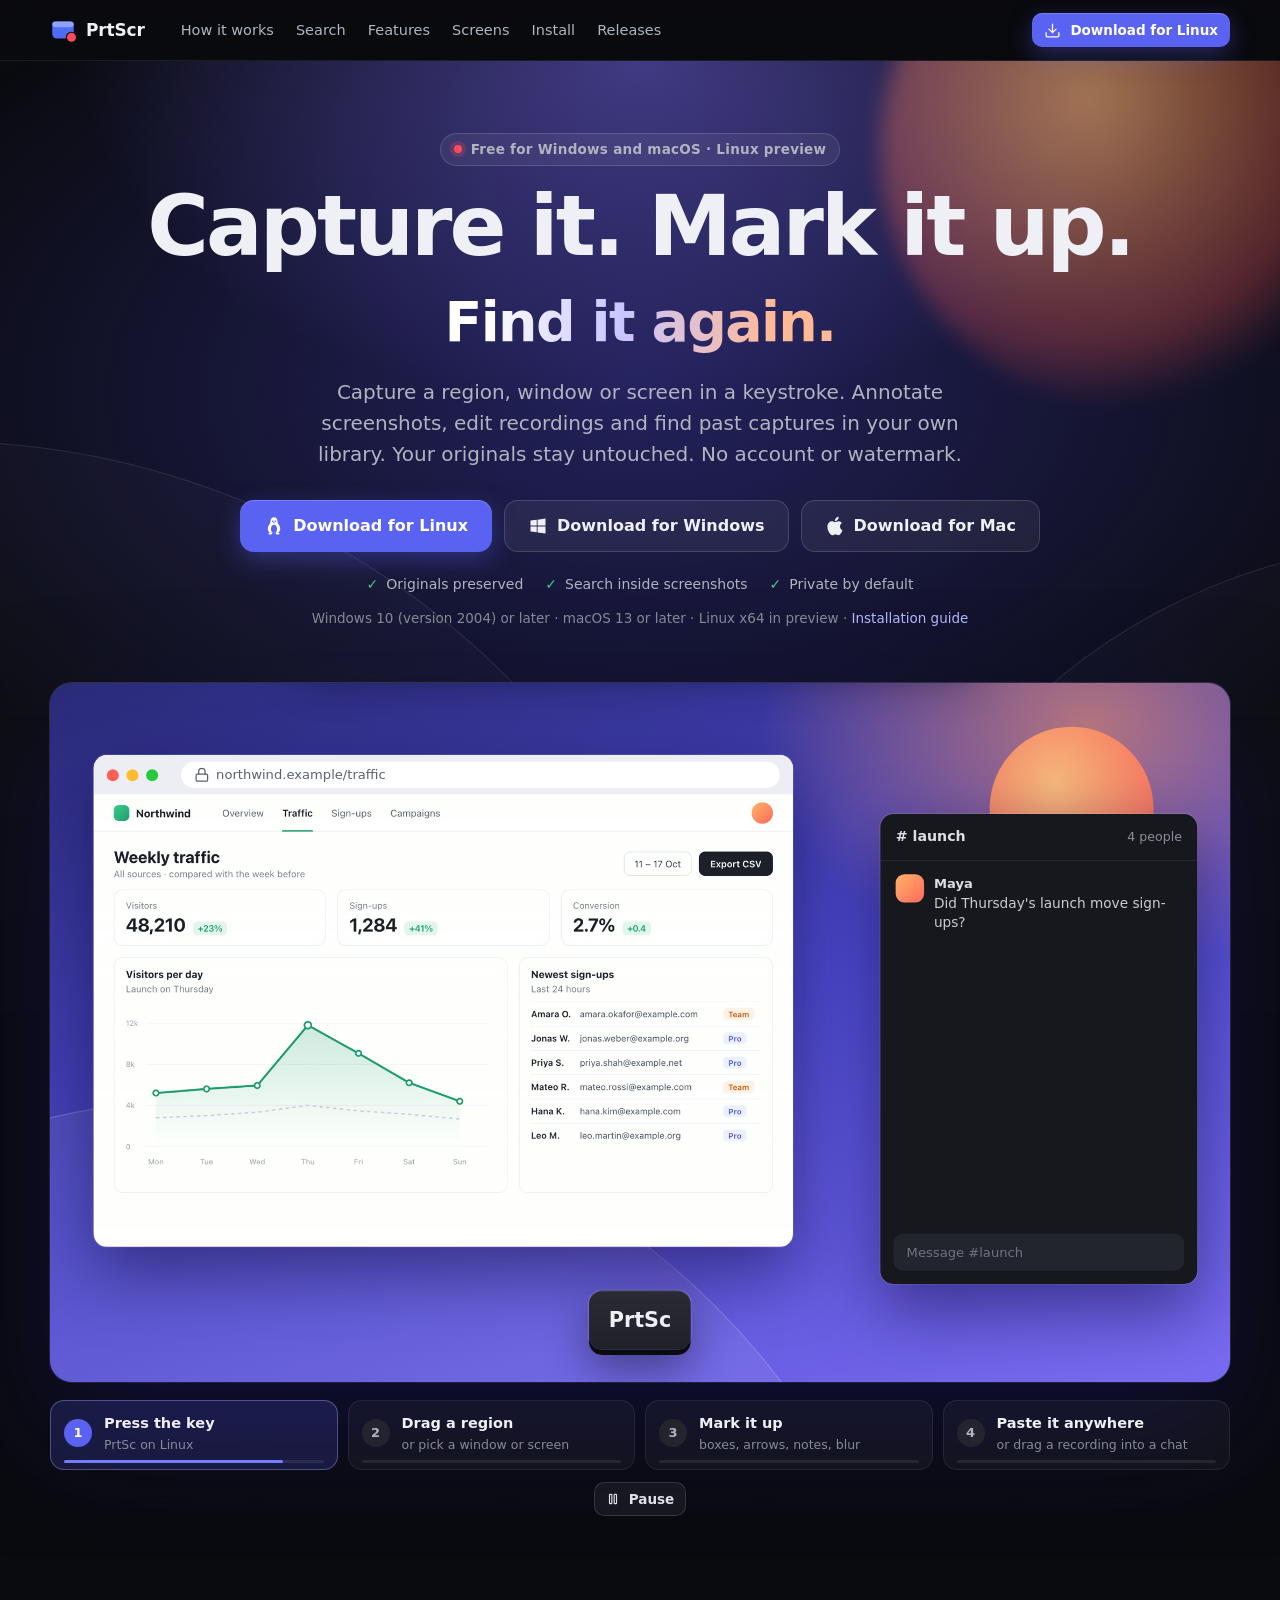
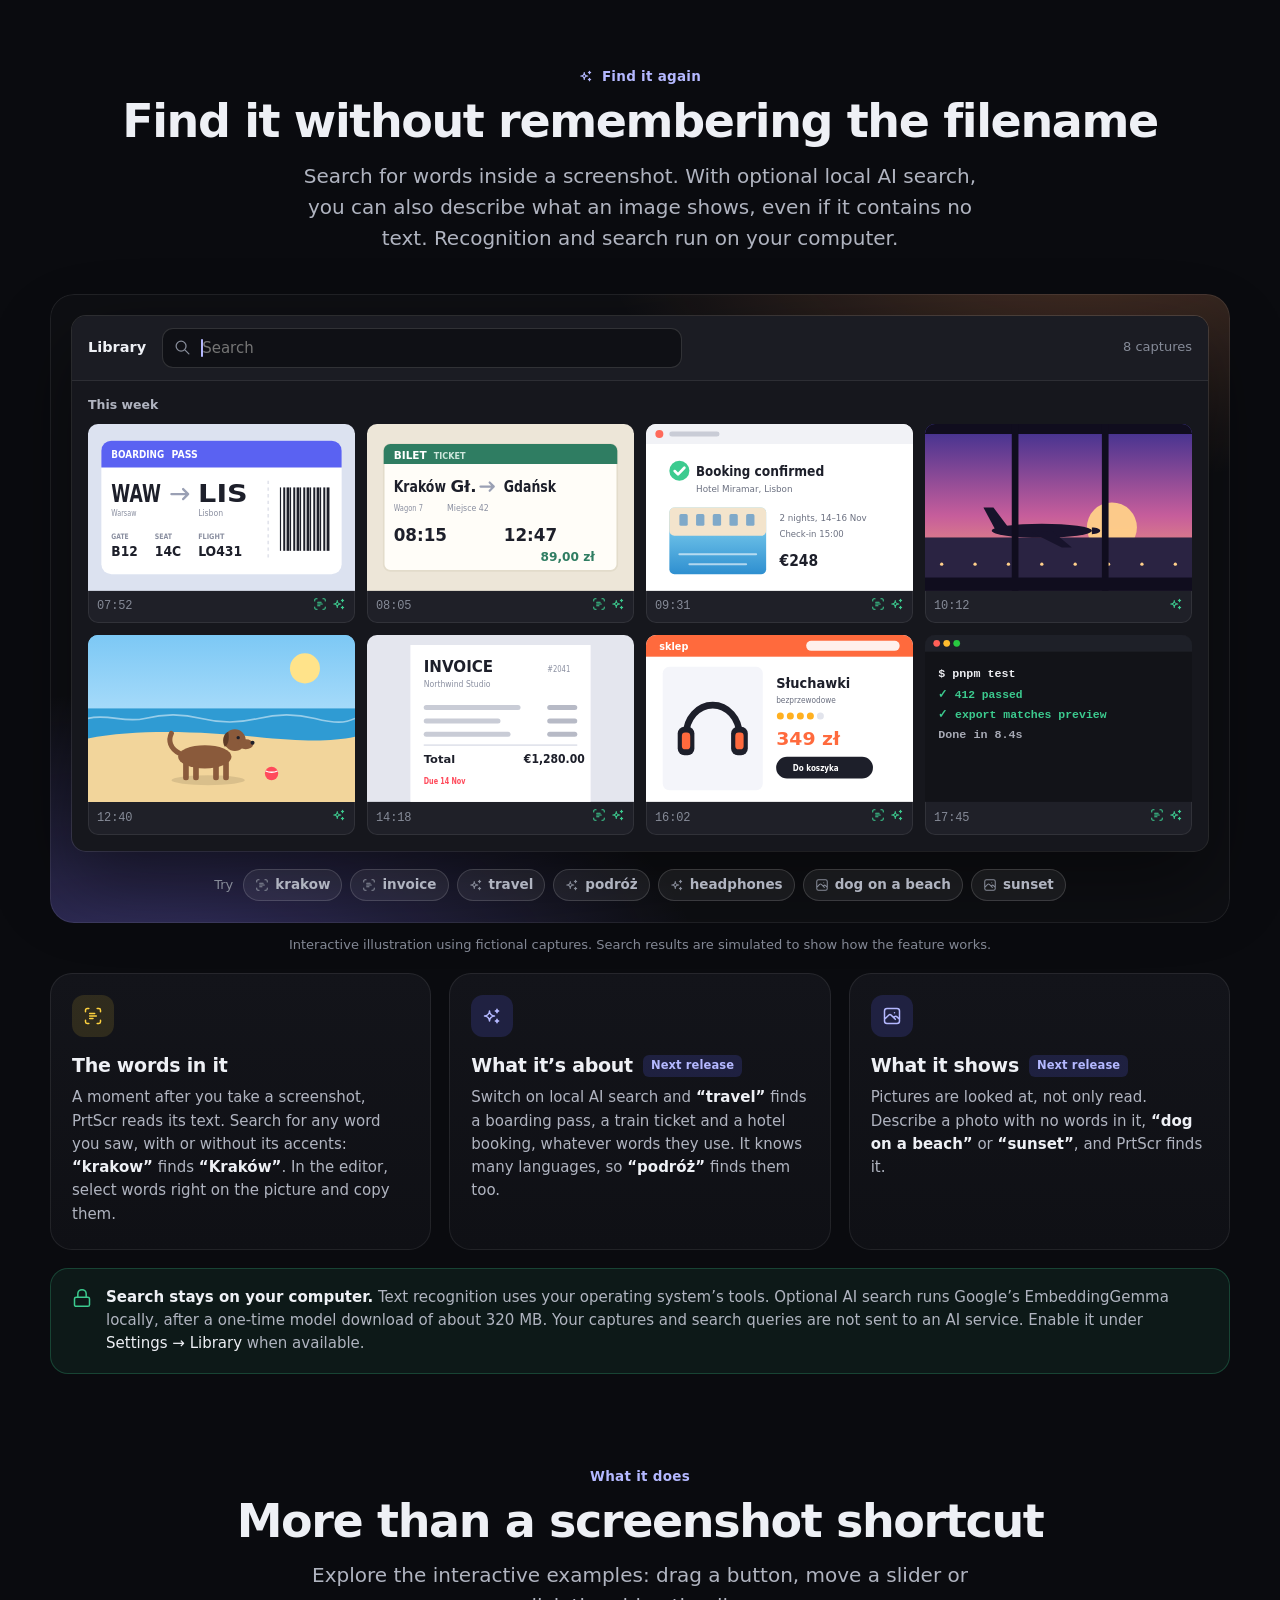
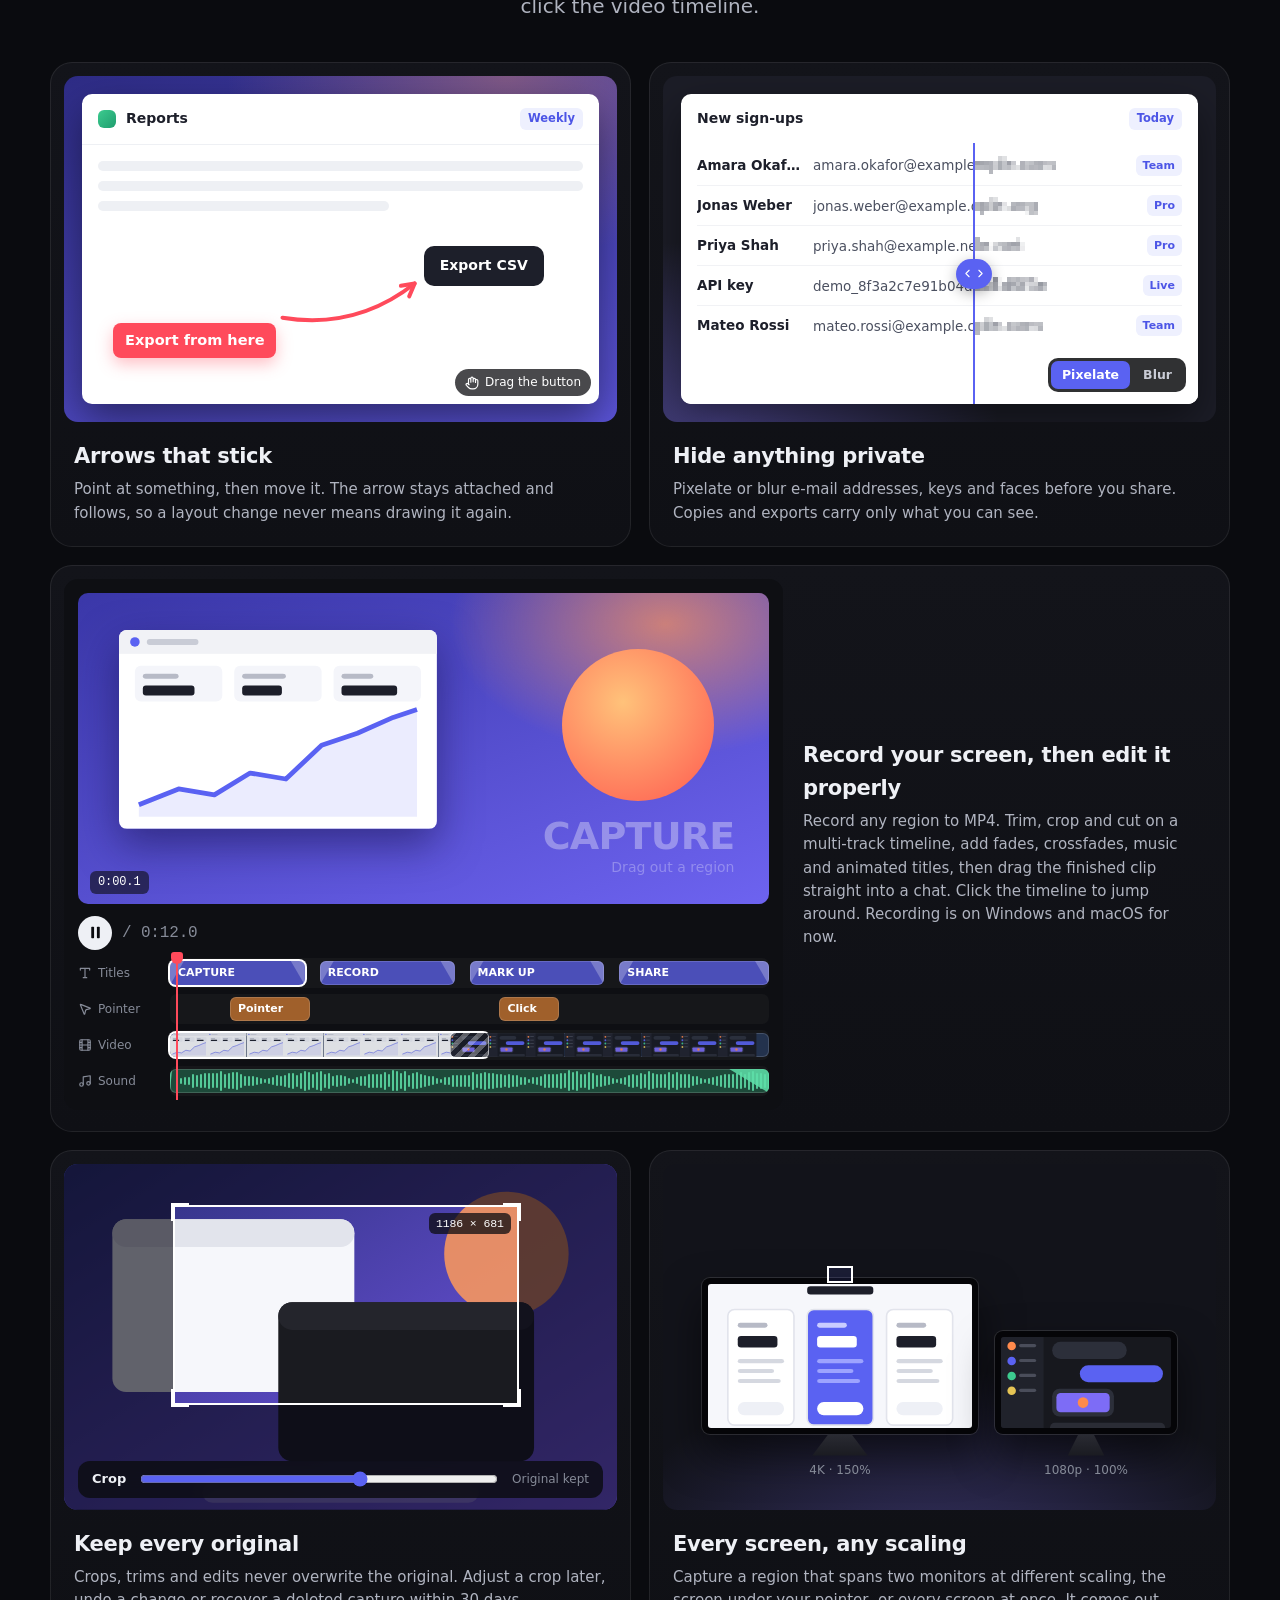
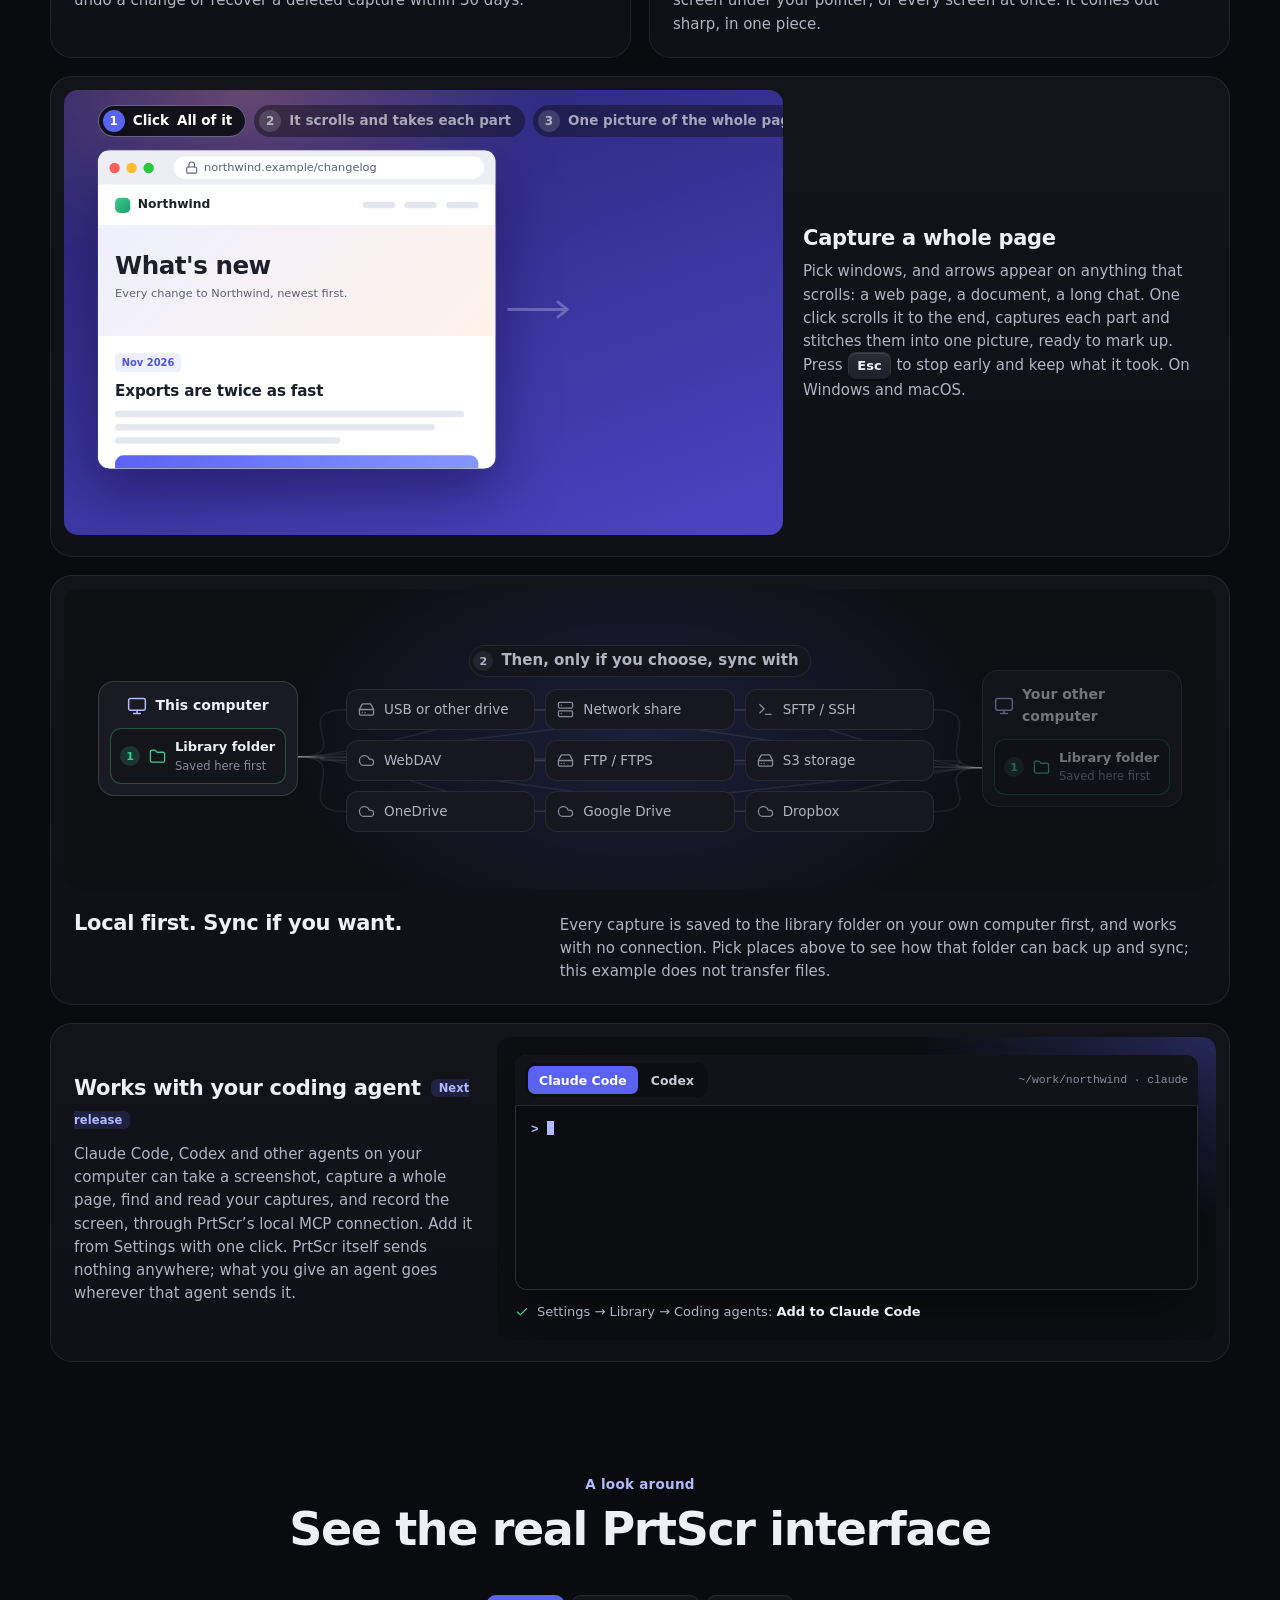
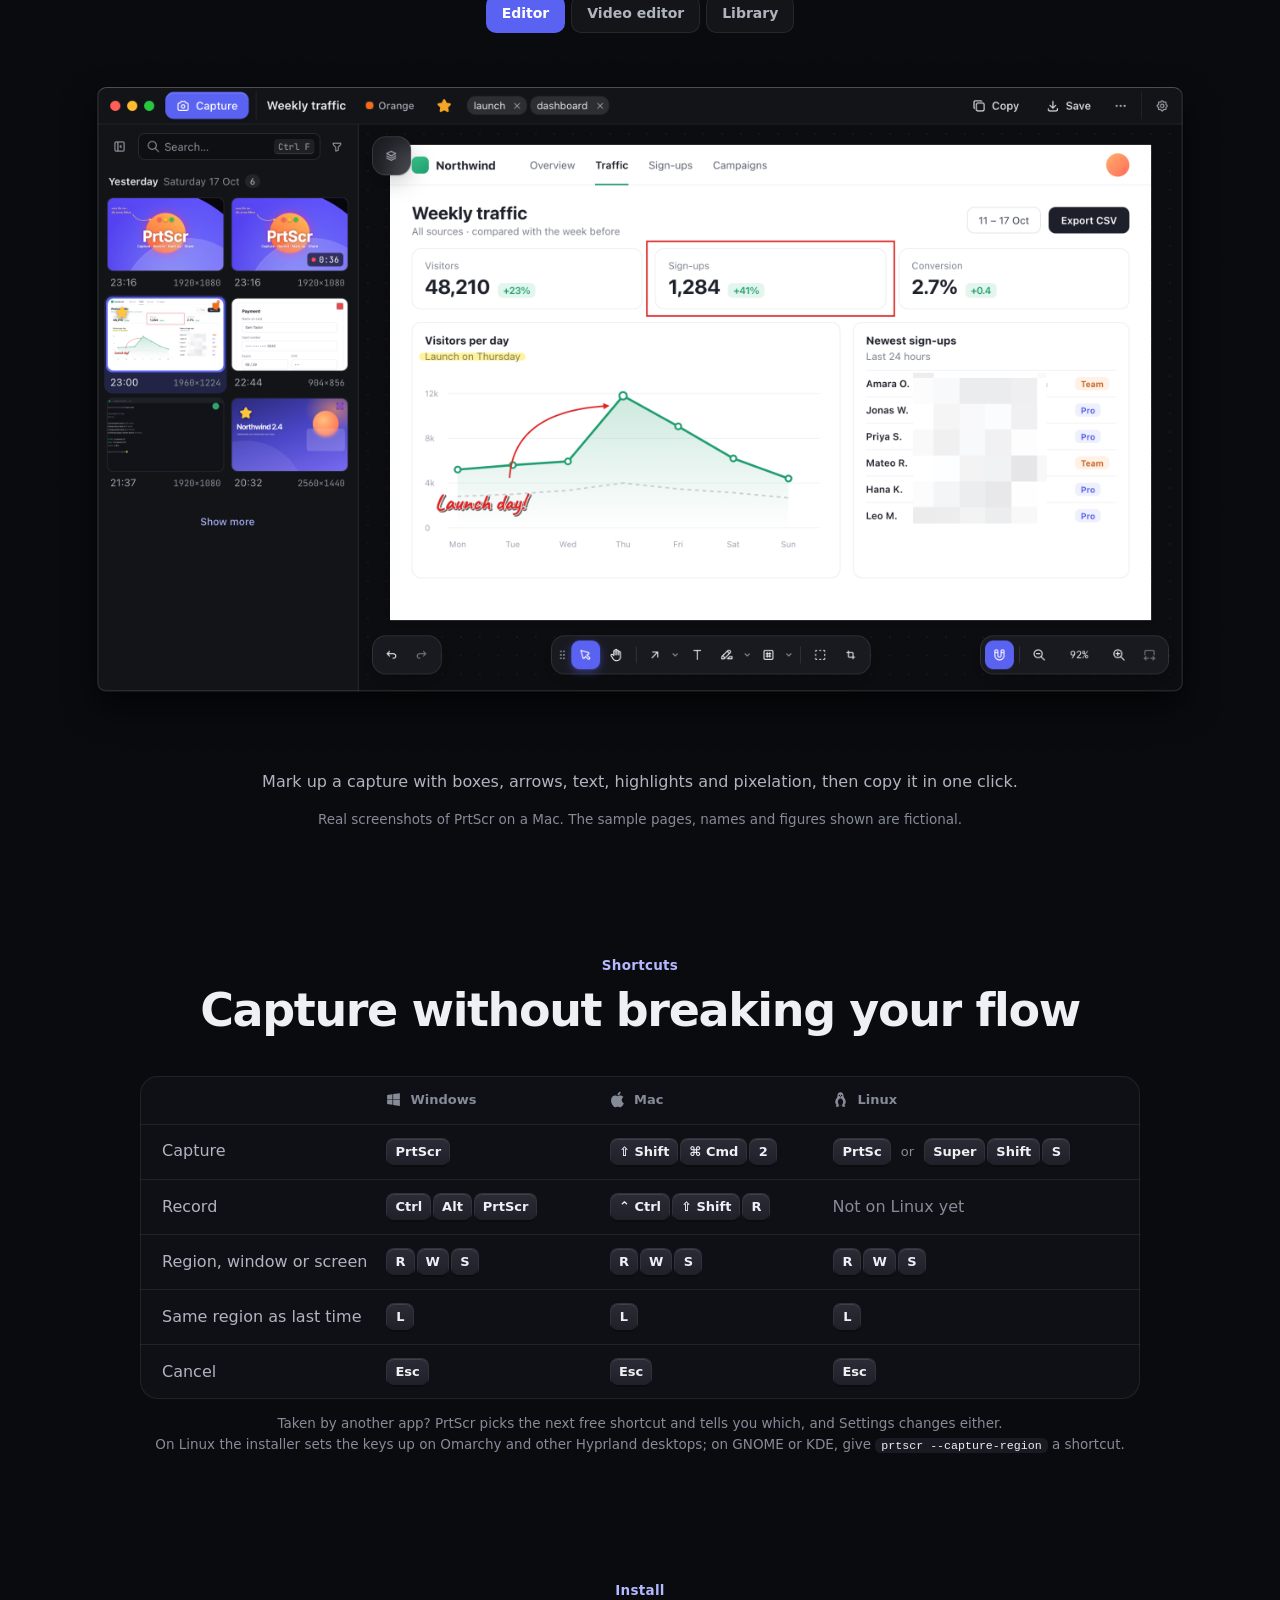
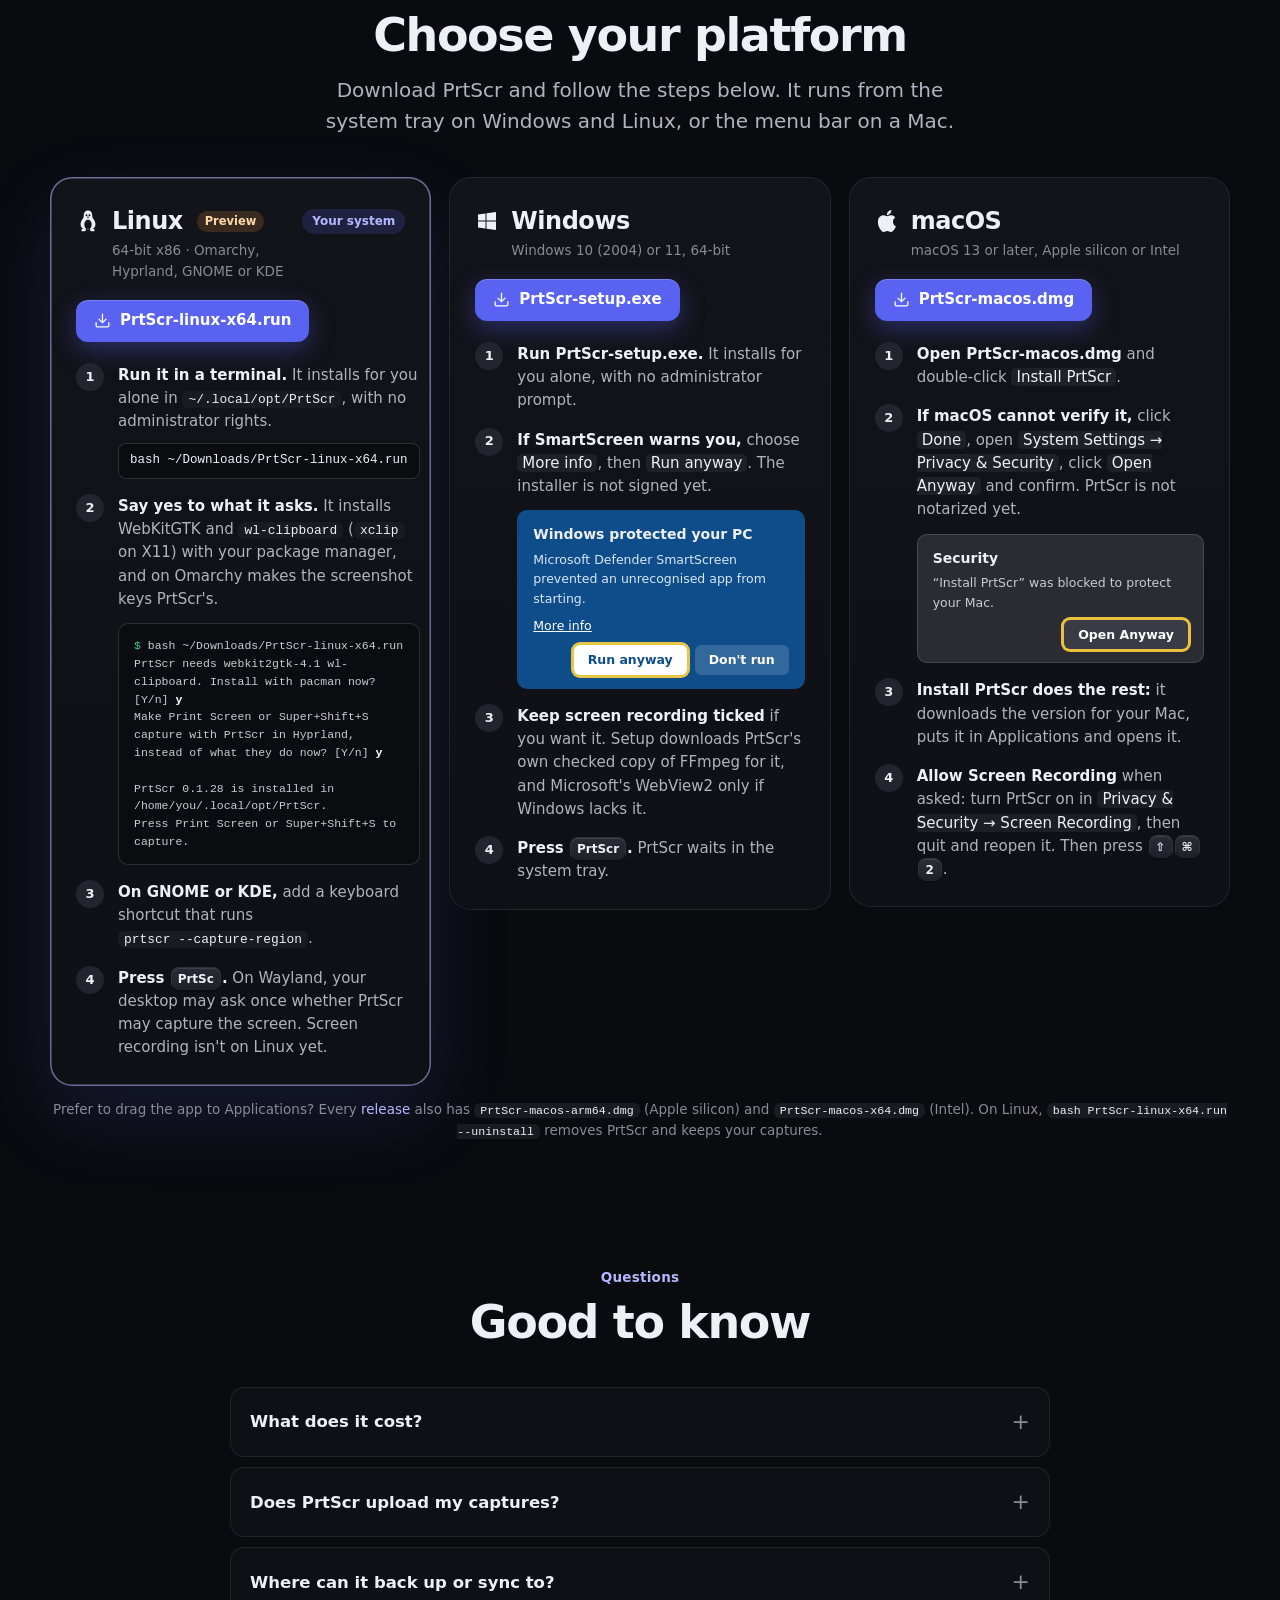
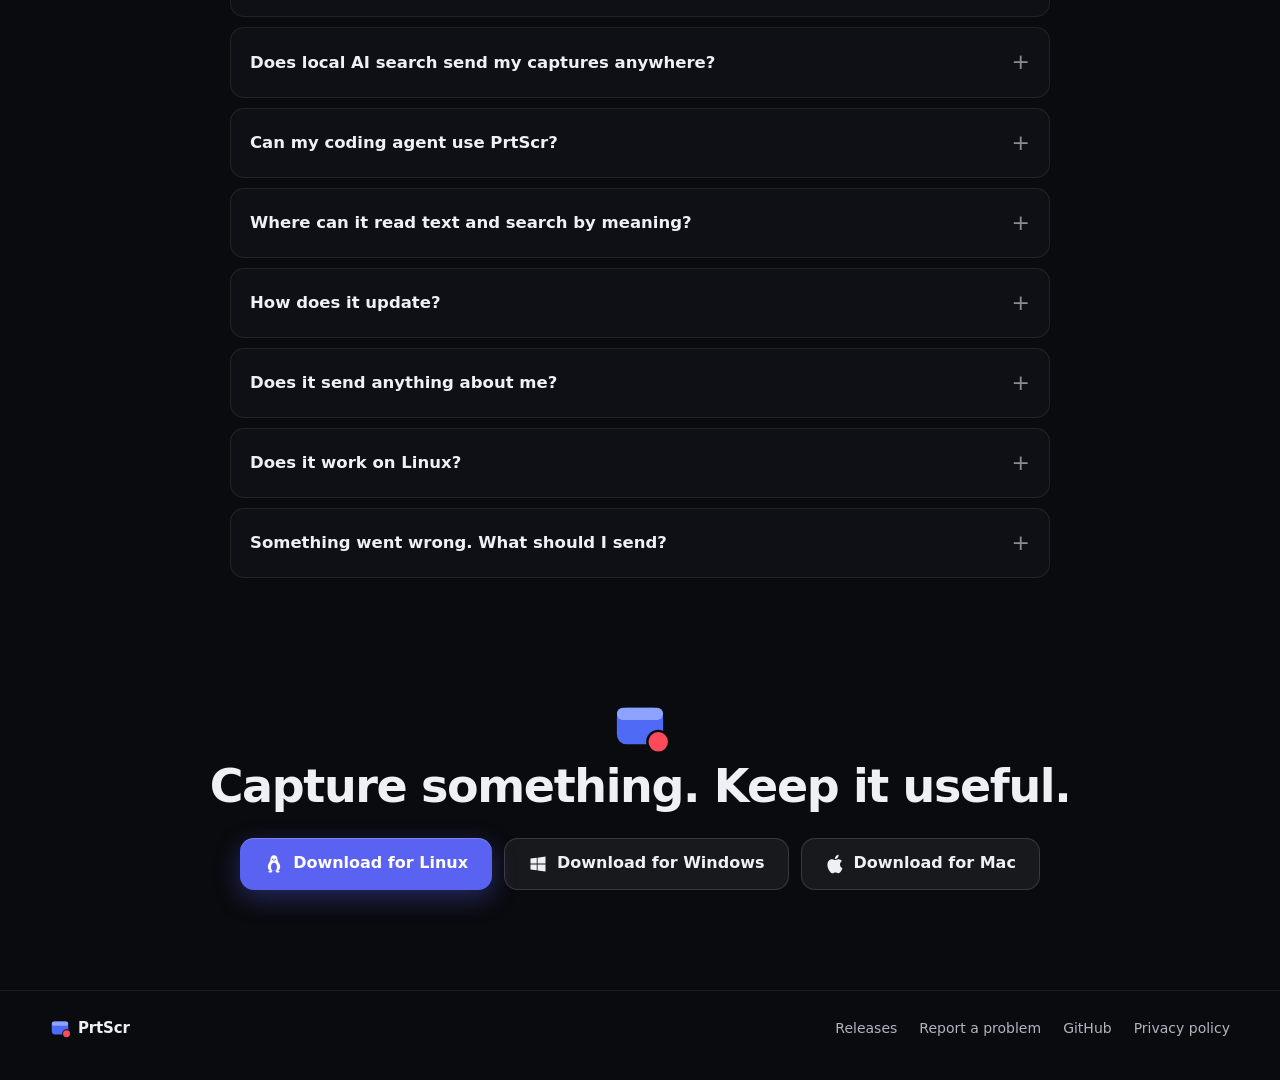
<file: docs/index.html>
<!doctype html>
<html lang="en">
<head>
<meta charset="utf-8">
<meta name="viewport" content="width=device-width, initial-scale=1">
<title>PrtScr | Capture, annotate, record and find screenshots</title>
<meta name="description" content="PrtScr is a free screenshot and screen recording app for Windows and macOS, with Linux screenshot support in preview. Capture, annotate and edit without losing the original. Find screenshots in your local library. No account or watermark.">
<meta name="theme-color" content="#0a0b0f">
<meta property="og:title" content="PrtScr">
<meta property="og:description" content="Capture it. Mark it up. Find it again. Free screenshot and screen recording software with a local library and non-destructive editing.">
<meta property="og:image" content="https://bieleckiltd.github.io/PrtScr-releases/img/og.png">
<meta property="og:url" content="https://bieleckiltd.github.io/PrtScr-releases/">
<meta name="twitter:card" content="summary_large_image">
<link rel="icon" href="img/icon.svg" type="image/svg+xml">
<link rel="apple-touch-icon" href="img/icon.png">
<link rel="stylesheet" href="site.css?v=20261102.2">
</head>
<body>
<a class="skip" href="#main">Skip to content</a>

<header class="nav">
  <div class="wrap nav-in">
    <a class="brand" href="#top"><img src="img/icon.svg" width="26" height="26" alt="">PrtScr</a>
    <nav class="links" aria-label="Sections">
      <a href="#how">How it works</a>
      <a href="#find">Search</a>
      <a href="#features">Features</a>
      <a href="#screens">Screens</a>
      <a href="#install">Install</a>
      <a href="https://github.com/BieleckiLtd/PrtScr-releases/releases">Releases</a>
    </nav>
    <details class="mobile-menu">
      <summary>Menu</summary>
      <nav aria-label="Mobile sections">
        <a href="#how">How it works</a>
        <a href="#find">Search</a>
        <a href="#features">Features</a>
        <a href="#screens">Screens</a>
        <a href="#install">Install</a>
        <a href="https://github.com/BieleckiLtd/PrtScr-releases/releases">Releases</a>
      </nav>
    </details>
    <a class="btn primary small dl" data-dl href="#install"><svg class="ico s"><use href="#i-download"/></svg><span data-dl-label>Download</span><span class="dl-mobile-label">Download</span></a>
  </div>
</header>

<main id="main">
  <!-- Hero -->
  <section class="hero" id="top">
    <div class="sky" aria-hidden="true"><i class="sun"></i><i class="arc a1"></i><i class="arc a2"></i></div>
    <div class="wrap hero-in">
      <p class="eyebrow"><span class="dot"></span>Free for Windows and macOS · Linux preview<span class="ver" data-version hidden></span></p>
      <h1>Capture it. Mark it up.<br><span class="grad">Find it again.</span></h1>
      <p class="lede">Capture a region, window or screen in a keystroke. Annotate screenshots, edit recordings and find past captures in your own library. Your originals stay untouched. No account or watermark.</p>
      <div class="ctas">
        <a class="btn primary big" data-os-link="windows" href="https://github.com/BieleckiLtd/PrtScr-releases/releases/latest/download/PrtScr-setup.exe"><svg class="ico"><use href="#i-windows"/></svg>Download for Windows</a>
        <a class="btn ghost big" data-os-link="mac" href="https://github.com/BieleckiLtd/PrtScr-releases/releases/latest/download/PrtScr-macos.dmg"><svg class="ico"><use href="#i-apple"/></svg>Download for Mac</a>
        <a class="btn ghost big" data-os-link="linux" href="https://github.com/BieleckiLtd/PrtScr-releases/releases/latest/download/PrtScr-linux-x64.run"><svg class="ico"><use href="#i-linux"/></svg>Download for Linux</a>
      </div>
      <ul class="hero-highlights" aria-label="Why choose PrtScr">
        <li>Originals preserved</li>
        <li>Search inside screenshots</li>
        <li>Private by default</li>
      </ul>
      <p class="fine">Windows 10 (version 2004) or later · macOS 13 or later · Linux x64 in preview · <a href="#install">Installation guide</a></p>
    </div>

    <div class="wrap">
      <figure class="scene-wrap" id="how" aria-label="An animation made from real PrtScr screenshots: a key is pressed, a region of a dashboard is selected, the capture is marked up in PrtScr's editor with a box, an arrow, a note and pixelated email addresses, then it is copied and pasted into a chat.">
        <div class="scene" id="scene">
          <div class="sc-wall"><i class="sun"></i><i class="arc"></i></div>

          <div class="sc-win sc-browser">
            <div class="sc-chrome"><i></i><i></i><i></i><span class="sc-url"><svg class="ico xs"><use href="#i-lock"/></svg>northwind.example/traffic</span></div>
            <img class="sc-page" src="img/hero-page.jpg" width="640" height="400" alt="">
          </div>

          <div class="sc-win sc-chat">
            <div class="sc-chat-h"><b># launch</b><span>4 people</span></div>
            <div class="sc-msgs">
              <div class="msg"><i style="background:linear-gradient(135deg,#ffb36b,#ff6a5b)"></i><div><b>Maya</b><p>Did Thursday's launch move sign-ups?</p></div></div>
              <div class="msg me sc-img-msg"><i style="background:linear-gradient(135deg,#8ea3ff,#4f6bf5)"></i><div><b>You</b><img class="sc-shot" src="img/hero-shot.jpg" width="210" height="131" alt=""></div></div>
              <div class="msg sc-reply"><i style="background:linear-gradient(135deg,#ffb36b,#ff6a5b)"></i><div><b>Maya</b><p>Up 41%. Perfect, thanks!</p></div></div>
            </div>
            <div class="sc-input">Message #launch</div>
          </div>

          <div class="sc-sel"></div>
          <img class="sc-bar" src="img/capture-bar.png" width="1652" height="140" alt="">
          <div class="sc-flash"></div>

          <div class="sc-win sc-editor">
            <img class="e0" src="img/hero-ed-0.jpg" width="1440" height="802" alt="">
            <img class="e1" src="img/hero-ed-1.jpg" width="1440" height="802" alt="">
            <img class="e2" src="img/hero-ed-2.jpg" width="1440" height="802" alt="">
          </div>

          <div class="sc-keys" data-keys-step="capture"></div>
          <div class="sc-keys copy" data-keys-step="copy"></div>
          <div class="sc-cursor"><svg viewBox="0 0 24 24"><path d="M12 2v20M2 12h20"/></svg></div>
        </div>
      </figure>

      <ol class="steps" id="steps" aria-label="Steps">
        <li><button type="button" data-phase="0"><span class="n">1</span><span><b>Press the key</b><small data-keys-text="capture">PrtScr</small></span><i class="bar"><i></i></i></button></li>
        <li><button type="button" data-phase="1"><span class="n">2</span><span><b>Drag a region</b><small>or pick a window or screen</small></span><i class="bar"><i></i></i></button></li>
        <li><button type="button" data-phase="2"><span class="n">3</span><span><b>Mark it up</b><small>boxes, arrows, notes, blur</small></span><i class="bar"><i></i></i></button></li>
        <li><button type="button" data-phase="3"><span class="n">4</span><span><b>Paste it anywhere</b><small>or drag a recording into a chat</small></span><i class="bar"><i></i></i></button></li>
      </ol>
      <div class="scene-ctl"><button type="button" class="btn ghost small" id="scenePlay" aria-pressed="false"><svg class="ico xs"><use href="#i-pause"/></svg><span>Pause</span></button></div>
    </div>
  </section>

  <!-- Search -->
  <section class="find wrap" id="find">
    <div class="sec-h">
      <p class="eyebrow"><svg class="ico xs"><use href="#i-sparkles"/></svg>Find it again</p>
      <h2>Find it without remembering the filename</h2>
      <p class="lede">Search for words inside a screenshot. With optional local AI search, you can also describe what an image shows, even if it contains no text. Recognition and search run on your computer.</p>
    </div>

    <div class="find-demo" id="demoFind">
      <div class="lib" id="findLib">
        <div class="lib-bar">
          <b class="lib-title">Library</b>
          <label class="lib-search"><svg class="ico s"><use href="#i-search"/></svg><input id="findInput" type="search" placeholder="Search" aria-label="Search this example library" autocomplete="off" spellcheck="false"><i class="caret" aria-hidden="true"></i></label>
          <span class="lib-count" id="findCount" aria-live="polite"></span>
        </div>
        <p class="lib-day">This week</p>
        <div class="lib-grid" id="findGrid" role="list" aria-label="Example captures"></div>
      </div>
      <div class="find-try" role="group" aria-label="Searches to try">
        <span>Try</span>
        <button type="button" class="chip" data-q="krakow"><svg class="ico"><use href="#i-textScan"/></svg>krakow</button>
        <button type="button" class="chip" data-q="invoice"><svg class="ico"><use href="#i-textScan"/></svg>invoice</button>
        <button type="button" class="chip" data-q="travel"><svg class="ico"><use href="#i-sparkles"/></svg>travel</button>
        <button type="button" class="chip" data-q="podróż"><svg class="ico"><use href="#i-sparkles"/></svg>podróż</button>
        <button type="button" class="chip" data-q="headphones"><svg class="ico"><use href="#i-sparkles"/></svg>headphones</button>
        <button type="button" class="chip" data-q="dog on a beach"><svg class="ico"><use href="#i-photo"/></svg>dog on a beach</button>
        <button type="button" class="chip" data-q="sunset"><svg class="ico"><use href="#i-photo"/></svg>sunset</button>
      </div>
    </div>
    <p class="demo-note">Interactive illustration using fictional captures. Search results are simulated to show how the feature works.</p>

    <div class="ways">
      <article class="way">
        <span class="wi"><svg class="ico"><use href="#i-textScan"/></svg></span>
        <h3>The words in it</h3>
        <p>A moment after you take a screenshot, PrtScr reads its text. Search for any word you saw, with or without its accents: <q>krakow</q> finds <q>Kraków</q>. In the editor, select words right on the picture and copy them.</p>
      </article>
      <article class="way">
        <span class="wi ai"><svg class="ico"><use href="#i-sparkles"/></svg></span>
        <h3>What it’s about<span class="tag-soon" data-soon>Next release</span></h3>
        <p>Switch on local AI search and <q>travel</q> finds a boarding pass, a train ticket and a hotel booking, whatever words they use. It knows many languages, so <q>podróż</q> finds them too.</p>
      </article>
      <article class="way">
        <span class="wi ai"><svg class="ico"><use href="#i-photo"/></svg></span>
        <h3>What it shows<span class="tag-soon" data-soon>Next release</span></h3>
        <p>Pictures are looked at, not only read. Describe a photo with no words in it, <q>dog on a beach</q> or <q>sunset</q>, and PrtScr finds it.</p>
      </article>
    </div>
    <p class="find-private"><svg class="ico"><use href="#i-lock"/></svg><span><b>Search stays on your computer.</b> Text recognition uses your operating system’s tools. Optional AI search runs Google’s EmbeddingGemma locally, after a one-time model download of about 320 MB. Your captures and search queries are not sent to an AI service. Enable it under <em>Settings → Library</em> when available.</span></p>
  </section>

  <!-- Features -->
  <section class="features wrap" id="features">
    <div class="sec-h">
      <p class="eyebrow">What it does</p>
      <h2>More than a screenshot shortcut</h2>
      <p class="lede">Explore the interactive examples: drag a button, move a slider or click the video timeline.</p>
    </div>

    <div class="bento">
      <article class="card">
        <div class="demo demo-arrow" id="demoArrow">
          <div class="paper">
            <div class="ph"><span class="lg"></span><b>Reports</b><span class="pill">Weekly</span></div>
            <div class="rows"><i></i><i></i><i style="width:60%"></i></div>
            <button type="button" class="tgt" id="arrowTarget" aria-label="Drag the Export button; the arrow follows it">Export CSV</button>
            <span class="note" id="arrowNote">Export from here</span>
            <svg class="ink" id="arrowInk" aria-hidden="true"><path id="arrowPath"/><path id="arrowHead"/></svg>
          </div>
          <span class="hint"><svg class="ico xs"><use href="#i-hand"/></svg>Drag the button</span>
        </div>
        <h3>Arrows that stick</h3>
        <p>Point at something, then move it. The arrow stays attached and follows, so a layout change never means drawing it again.</p>
      </article>

      <article class="card">
        <div class="demo demo-pix" id="demoPix">
          <div class="paper">
            <div class="ph"><b>New sign-ups</b><span class="pill">Today</span></div>
            <div class="plist" data-layer="clear"></div>
            <div class="plist cover" data-layer="hidden"></div>
            <div class="split" id="pixSplit" role="slider" tabindex="0" aria-label="Before and after" aria-valuemin="0" aria-valuemax="100" aria-valuenow="45"><span><svg class="ico xs"><use href="#i-chevronLeft"/></svg><svg class="ico xs" style="transform:scaleX(-1)"><use href="#i-chevronLeft"/></svg></span></div>
          </div>
          <div class="seg" role="group" aria-label="Effect">
            <button type="button" class="on" data-mode="pixelate">Pixelate</button>
            <button type="button" data-mode="blur">Blur</button>
          </div>
        </div>
        <h3>Hide anything private</h3>
        <p>Pixelate or blur e-mail addresses, keys and faces before you share. Copies and exports carry only what you can see.</p>
      </article>

      <article class="card wide">
        <div class="demo demo-tl" id="demoTl">
          <div class="tl-preview">
            <i class="sun"></i>
            <div class="tl-shot" data-thumb="traffic"></div>
            <div class="tl-shot b" data-thumb="chat"></div>
            <span class="tl-click"></span>
            <div class="tl-title"><b id="tlTitle">CAPTURE</b><span id="tlSub">Drag out a region</span></div>
            <span class="tl-time mono" id="tlTime">0:00.0</span>
          </div>
          <div class="tl-side">
            <div class="tl-ctl">
              <button type="button" class="tl-play" id="tlPlay" aria-label="Pause"><svg class="ico s"><use href="#i-pause"/></svg></button>
              <span class="mono faint" id="tlTotal">/ 0:12.0</span>
            </div>
            <div class="tl-lanes" id="tlLanes">
              <div class="lane"><span class="lh"><svg class="ico xs"><use href="#i-type"/></svg>Titles</span><div class="lt" data-track="titles"></div></div>
              <div class="lane"><span class="lh"><svg class="ico xs"><use href="#i-pointer"/></svg>Pointer</span><div class="lt" data-track="pointer"></div></div>
              <div class="lane"><span class="lh"><svg class="ico xs"><use href="#i-film"/></svg>Video</span><div class="lt" data-track="video"></div></div>
              <div class="lane"><span class="lh"><svg class="ico xs"><use href="#i-music"/></svg>Sound</span><div class="lt" data-track="sound"></div></div>
              <span class="tl-head" id="tlHead"></span>
            </div>
          </div>
        </div>
        <div class="card-txt">
          <h3>Record your screen, then edit it properly</h3>
          <p>Record any region to MP4. Trim, crop and cut on a multi-track timeline, add fades, crossfades, music and animated titles, then drag the finished clip straight into a chat. Click the timeline to jump around. Recording is on Windows and macOS for now.</p>
        </div>
      </article>

      <article class="card">
        <div class="demo demo-crop" id="demoCrop">
          <div class="crop-pic" data-thumb="desktop"></div>
          <div class="crop-box" id="cropBox"><i></i><i></i><i></i><i></i><span class="crop-dim mono" id="cropDim"></span></div>
          <label class="crop-ctl"><span>Crop</span><input type="range" id="cropRange" min="0" max="100" value="62" aria-label="How tight the crop is"><span class="faint">Original kept</span></label>
        </div>
        <h3>Keep every original</h3>
        <p>Crops, trims and edits never overwrite the original. Adjust a crop later, undo a change or recover a deleted capture within 30 days.</p>
      </article>

      <article class="card">
        <div class="demo demo-mon" id="demoMon">
          <div class="mon m1"><div class="scr" data-thumb="pricing"></div><span class="tag">4K · 150%</span><i class="stand"></i></div>
          <div class="mon m2"><div class="scr" data-thumb="chat"></div><span class="tag">1080p · 100%</span><i class="stand"></i></div>
          <div class="mon-sel"><span class="mono">2560 × 980</span></div>
        </div>
        <h3>Every screen, any scaling</h3>
        <p>Capture a region that spans two monitors at different scaling, the screen under your pointer, or every screen at once. It comes out sharp, in one piece.</p>
      </article>

      <article class="card wide">
        <div class="demo demo-full" id="demoFull">
          <ol class="fp-steps" id="fpSteps" aria-hidden="true">
            <li><span class="n">1</span>Click <b>All of it</b></li>
            <li><span class="n">2</span>It scrolls and takes each part</li>
            <li><span class="n">3</span>One picture of the whole page</li>
          </ol>
          <div class="fp-stage" id="fpStage">
            <div class="fp-win">
              <div class="sc-chrome"><i></i><i></i><i></i><span class="sc-url"><svg class="ico xs"><use href="#i-lock"/></svg>northwind.example/changelog</span></div>
              <div class="fp-view" id="fpView"><div class="fp-page" id="fpPage"></div><span class="fp-flash" id="fpFlash"></span></div>
              <div class="fp-btns" id="fpBtns"><span class="fp-btn" id="fpAll"><svg class="ico xs" style="transform:rotate(-90deg)"><use href="#i-chevronLeft"/></svg>All of it</span><span class="fp-btn">From here down</span></div>
            </div>
            <span class="fp-bar" id="fpBar"><i></i><span id="fpBarText">Taking part 1 of 4</span><kbd>Esc</kbd></span>
            <svg class="fp-arrow" viewBox="0 0 70 24" aria-hidden="true"><path d="M2 12h62M54 4l10 8-10 8"/></svg>
            <svg class="fp-cursor" id="fpCursor" viewBox="0 0 24 24" aria-hidden="true"><use href="#i-pointer"/></svg>
            <div class="fp-out" id="fpOut">
              <div class="fp-parts" id="fpParts"></div>
              <span class="fp-size mono" id="fpSize">One picture · 1280 × 3656</span>
            </div>
          </div>
        </div>
        <div class="card-txt">
          <h3>Capture a whole page</h3>
          <p>Pick windows, and arrows appear on anything that scrolls: a web page, a document, a long chat. One click scrolls it to the end, captures each part and stitches them into one picture, ready to mark up. Press <kbd>Esc</kbd> to stop early and keep what it took. On Windows and macOS.</p>
        </div>
      </article>

      <article class="card wide stack">
        <div class="demo demo-sync" id="demoSync">
          <svg class="sync-lines" id="syncLines" aria-hidden="true"></svg>
          <div class="node home" id="syncHome">
            <div class="node-h"><svg class="ico"><use href="#i-monitor"/></svg><b>This computer</b></div>
            <div class="lib-dir"><span class="n">1</span><svg class="ico s"><use href="#i-folder"/></svg><span><b>Library folder</b><small>Saved here first</small></span></div>
          </div>
          <div class="dests-wrap">
            <p class="dests-h"><span class="n">2</span>Then, only if you choose, sync with</p>
            <div class="dests" id="syncDests" role="group" aria-label="Backup and sync places"></div>
          </div>
          <div class="node other" id="syncOther">
            <div class="node-h"><svg class="ico"><use href="#i-monitor"/></svg><b>Your other computer</b></div>
            <div class="lib-dir"><span class="n">1</span><svg class="ico s"><use href="#i-folder"/></svg><span><b>Library folder</b><small>Saved here first</small></span></div>
          </div>
        </div>
        <div class="card-txt">
          <h3>Local first. Sync if you want.</h3>
          <p id="syncText">Every capture is saved to the library folder on your own computer first, and works with no connection. Pick places above to see how that folder can back up and sync; this example does not transfer files.</p>
        </div>
      </article>

      <article class="card wide flip">
        <div class="demo demo-agent" id="demoAgent">
          <div class="ag-win">
            <div class="ag-top">
              <div class="seg ag-pick" role="group" aria-label="Coding agent">
                <button type="button" class="on" data-agent="claude">Claude Code</button>
                <button type="button" data-agent="codex">Codex</button>
              </div>
              <span class="ag-path mono">~/work/northwind</span>
            </div>
            <div class="ag-log mono" id="agLog" aria-live="off"></div>
          </div>
          <div class="ag-setup"><svg class="ico xs"><use href="#i-check"/></svg><span>Settings → Library → Coding agents: <b id="agAdded">Add to Claude Code</b></span></div>
        </div>
        <div class="card-txt">
          <h3>Works with your coding agent<span class="tag-soon" data-soon>Next release</span></h3>
          <p>Claude Code, Codex and other agents on your computer can take a screenshot, capture a whole page, find and read your captures, and record the screen, through PrtScr’s local MCP connection. Add it from Settings with one click. PrtScr itself sends nothing anywhere; what you give an agent goes wherever that agent sends it.</p>
        </div>
      </article>
    </div>
  </section>

  <!-- Screens -->
  <section class="screens wrap" id="screens">
    <div class="sec-h">
      <p class="eyebrow">A look around</p>
      <h2>See the real PrtScr interface</h2>
    </div>
    <div class="tabs" role="tablist" aria-label="Screens">
      <button type="button" role="tab" aria-selected="true" data-shot="editor">Editor</button>
      <button type="button" role="tab" aria-selected="false" data-shot="video">Video editor</button>
      <button type="button" role="tab" aria-selected="false" data-shot="library">Library</button>
    </div>
    <figure class="shot">
      <img id="shotImg" src="img/editor.png" width="2784" height="1650" alt="The PrtScr editor: a capture of a traffic dashboard marked up with a box, a curved arrow, a handwritten note, a highlight and pixelated e-mail addresses" loading="lazy">
      <figcaption id="shotCap">Mark up a capture with boxes, arrows, text, highlights and pixelation, then copy it in one click.</figcaption>
    </figure>
    <p class="fine center">Real screenshots of PrtScr on a Mac. The sample pages, names and figures shown are fictional.</p>
  </section>

  <!-- Shortcuts -->
  <section class="keys wrap" aria-labelledby="keysH">
    <div class="sec-h">
      <p class="eyebrow">Shortcuts</p>
      <h2 id="keysH">Capture without breaking your flow</h2>
    </div>
    <div class="ktable">
      <div class="khead"><span></span><span><svg class="ico s"><use href="#i-windows"/></svg>Windows</span><span><svg class="ico s"><use href="#i-apple"/></svg>Mac</span><span><svg class="ico s"><use href="#i-linux"/></svg>Linux</span></div>
      <div class="krow"><span>Capture</span><span><kbd>PrtScr</kbd></span><span><kbd>⇧ Shift</kbd><kbd>⌘ Cmd</kbd><kbd>2</kbd></span><span><kbd>PrtSc</kbd> <i class="or">or</i> <kbd>Super</kbd><kbd>Shift</kbd><kbd>S</kbd></span></div>
      <div class="krow"><span>Record</span><span><kbd>Ctrl</kbd><kbd>Alt</kbd><kbd>PrtScr</kbd></span><span><kbd>⌃ Ctrl</kbd><kbd>⇧ Shift</kbd><kbd>R</kbd></span><span class="faint">Not on Linux yet</span></div>
      <div class="krow"><span>Region, window or screen</span><span><kbd>R</kbd><kbd>W</kbd><kbd>S</kbd></span><span><kbd>R</kbd><kbd>W</kbd><kbd>S</kbd></span><span><kbd>R</kbd><kbd>W</kbd><kbd>S</kbd></span></div>
      <div class="krow"><span>Same region as last time</span><span><kbd>L</kbd></span><span><kbd>L</kbd></span><span><kbd>L</kbd></span></div>
      <div class="krow"><span>Cancel</span><span><kbd>Esc</kbd></span><span><kbd>Esc</kbd></span><span><kbd>Esc</kbd></span></div>
    </div>
    <p class="fine center">Taken by another app? PrtScr picks the next free shortcut and tells you which, and Settings changes either.<br>On Linux the installer sets the keys up on Omarchy and other Hyprland desktops; on GNOME or KDE, give <code>prtscr --capture-region</code> a shortcut.</p>
  </section>

  <!-- Install -->
  <section class="install wrap" id="install">
    <div class="sec-h">
      <p class="eyebrow">Install</p>
      <h2>Choose your platform</h2>
      <p class="lede">Download PrtScr and follow the steps below. It runs from the system tray on Windows and Linux, or the menu bar on a Mac.</p>
    </div>
    <div class="os-cards">
      <article class="os" data-os="windows">
        <header><svg class="ico l"><use href="#i-windows"/></svg><h3>Windows</h3><span class="req">Windows 10 (2004) or 11, 64-bit</span></header>
        <a class="btn primary" href="https://github.com/BieleckiLtd/PrtScr-releases/releases/latest/download/PrtScr-setup.exe"><svg class="ico s"><use href="#i-download"/></svg>PrtScr-setup.exe</a>
        <ol class="howto">
          <li><b>Run PrtScr-setup.exe.</b> It installs for you alone, with no administrator prompt.</li>
          <li><b>If SmartScreen warns you,</b> choose <em>More info</em>, then <em>Run anyway</em>. The installer is not signed yet.
            <div class="mini smartscreen" aria-hidden="true">
              <b>Windows protected your PC</b>
              <p>Microsoft Defender SmartScreen prevented an unrecognised app from starting.</p>
              <u>More info</u>
              <div class="mini-btns"><span class="mb hi">Run anyway</span><span class="mb">Don't run</span></div>
            </div>
          </li>
          <li><b>Keep screen recording ticked</b> if you want it. Setup downloads PrtScr's own checked copy of FFmpeg for it, and Microsoft's WebView2 only if Windows lacks it.</li>
          <li><b>Press <kbd>PrtScr</kbd>.</b> PrtScr waits in the system tray.</li>
        </ol>
      </article>

      <article class="os" data-os="mac">
        <header><svg class="ico l"><use href="#i-apple"/></svg><h3>macOS</h3><span class="req">macOS 13 or later, Apple silicon or Intel</span></header>
        <a class="btn primary" href="https://github.com/BieleckiLtd/PrtScr-releases/releases/latest/download/PrtScr-macos.dmg"><svg class="ico s"><use href="#i-download"/></svg>PrtScr-macos.dmg</a>
        <ol class="howto">
          <li><b>Open PrtScr-macos.dmg</b> and double-click <em>Install PrtScr</em>.</li>
          <li><b>If macOS cannot verify it,</b> click <em>Done</em>, open <em>System Settings → Privacy &amp; Security</em>, click <em>Open Anyway</em> and confirm. PrtScr is not notarized yet.
            <div class="mini gatekeeper" aria-hidden="true">
              <b>Security</b>
              <p>“Install PrtScr” was blocked to protect your Mac.</p>
              <div class="mini-btns"><span class="mb hi">Open Anyway</span></div>
            </div>
          </li>
          <li><b>Install PrtScr does the rest:</b> it downloads the version for your Mac, puts it in Applications and opens it.</li>
          <li><b>Allow Screen Recording</b> when asked: turn PrtScr on in <em>Privacy &amp; Security → Screen Recording</em>, then quit and reopen it. Then press <kbd>⇧</kbd><kbd>⌘</kbd><kbd>2</kbd>.</li>
        </ol>
      </article>
      <article class="os" data-os="linux">
        <header><svg class="ico l"><use href="#i-linux"/></svg><h3>Linux <span class="tag-preview">Preview</span></h3><span class="req">64-bit x86 · Omarchy, Hyprland, GNOME or KDE</span></header>
        <a class="btn primary" href="https://github.com/BieleckiLtd/PrtScr-releases/releases/latest/download/PrtScr-linux-x64.run"><svg class="ico s"><use href="#i-download"/></svg>PrtScr-linux-x64.run</a>
        <ol class="howto">
          <li><b>Run it in a terminal.</b> It installs for you alone in <code>~/.local/opt/PrtScr</code>, with no administrator rights.<code class="cmd">bash ~/Downloads/PrtScr-linux-x64.run</code></li>
          <li><b>Say yes to what it asks.</b> It installs WebKitGTK and <code>wl-clipboard</code> (<code>xclip</code> on X11) with your package manager, and on Omarchy makes the screenshot keys PrtScr's.
            <div class="mini term" aria-hidden="true"><span class="p">$</span> bash ~/Downloads/PrtScr-linux-x64.run
PrtScr needs webkit2gtk-4.1 wl-clipboard. Install with pacman now? [Y/n] <b>y</b>
Make Print Screen or Super+Shift+S capture with PrtScr in Hyprland, instead of what they do now? [Y/n] <b>y</b>

PrtScr <span data-version-term>0.1.28</span> is installed in /home/you/.local/opt/PrtScr.
Press Print Screen or Super+Shift+S to capture.</div>
          </li>
          <li><b>On GNOME or KDE,</b> add a keyboard shortcut that runs <code>prtscr --capture-region</code>.</li>
          <li><b>Press <kbd>PrtSc</kbd>.</b> On Wayland, your desktop may ask once whether PrtScr may capture the screen. Screen recording isn't on Linux yet.</li>
        </ol>
      </article>
    </div>
    <p class="fine center">Prefer to drag the app to Applications? Every <a href="https://github.com/BieleckiLtd/PrtScr-releases/releases/latest">release</a> also has <code>PrtScr-macos-arm64.dmg</code> (Apple silicon) and <code>PrtScr-macos-x64.dmg</code> (Intel). On Linux, <code>bash PrtScr-linux-x64.run --uninstall</code> removes PrtScr and keeps your captures.</p>
  </section>

  <!-- FAQ -->
  <section class="faq wrap" aria-labelledby="faqH">
    <div class="sec-h"><p class="eyebrow">Questions</p><h2 id="faqH">Good to know</h2></div>
    <div class="qs">
      <details><summary>What does it cost?</summary><p>Nothing. There is no account, no subscription and no watermark.</p></details>
      <details><summary>Does PrtScr upload my captures?</summary><p>Not by default. Captures are stored in a local library. You can choose to share them or configure backup and sync under <em>Settings → Library and files</em>. Anonymous error reporting is separately opt-in and does not send captured content.</p></details>
      <details><summary>Where can it back up or sync to?</summary><p>A local folder, a network share, a mounted NFS folder, SFTP, WebDAV, FTP or FTPS, S3-compatible storage, OneDrive, Google Drive or Dropbox, as many as you like. Connect two computers to the same place and captures, edits and deletions travel both ways. Competing edits are kept as copies, never overwritten.</p></details>
      <details><summary>Does local AI search send my captures anywhere?</summary><p>No. It runs an AI model, Google’s EmbeddingGemma, on your own computer, with no account and no internet connection. Switch it on in <em>Settings → Library</em>: the model downloads once, about 320 MB, and PrtScr reads your captures into it while you are away from the computer. Nothing you capture or search for leaves your computer, and switching it off stops it reading anything more.</p></details>
      <details><summary>Can my coding agent use PrtScr?</summary><p>From the next release, yes. Claude Code, Codex and other agents that run on your computer can take a screenshot, capture a whole page, search and read your captures, change settings and record the screen, through a local MCP connection. Add it under <em>Settings → Library → Coding agents</em>. PrtScr sends nothing itself; what an agent is given goes wherever that agent sends it, which for most is its AI service.</p></details>
      <details><summary>Where can it read text and search by meaning?</summary><p>Reading text uses your system’s own recognition, built into Windows and macOS; on Linux it uses tesseract, which the installer offers to add. Settings chooses the language to read, and the editor can read a picture again in another one. Local AI search runs on Windows, on Linux and on Macs with Apple silicon; on an Intel Mac it says it cannot run there.</p></details>
      <details><summary>How does it update?</summary><p>It downloads the next version in the background and switches to it when you choose <em>Restart to update</em>, when you are away, or the next time it starts. Settings can turn that off, and <em>Check for updates</em> is always there.</p></details>
      <details><summary>Does it send anything about me?</summary><p>Only if you turn on <em>Send anonymous error reports</em>. A report says what failed and where in PrtScr, with names, folders and e-mail addresses taken out, and nothing you captured or copied. Settings lists each one exactly as it was sent.</p></details>
      <details><summary>Does it work on Linux?</summary><p>Yes, as a preview. Screenshots, the library and the editor work on Omarchy and other Hyprland setups, GNOME and KDE, on Wayland or X11, on 64-bit x86. Not there yet: screen recording, picking a window to capture outside Hyprland, and backup locations that need a password or a sign-in.</p></details>
      <details><summary>Something went wrong. What should I send?</summary><p><a href="https://github.com/BieleckiLtd/PrtScr-releases/issues">Open an issue</a> saying what you did and what happened. The log is at <code>%LOCALAPPDATA%\PrtScr\logs\app.log</code> on Windows, <code>~/Library/Application Support/PrtScr/logs/app.log</code> on a Mac and <code>~/.local/share/PrtScr/logs/app.log</code> on Linux.</p></details>
    </div>
  </section>

  <section class="final wrap">
    <img src="img/icon.svg" width="56" height="56" alt="">
    <h2>Capture something. Keep it useful.</h2>
    <div class="ctas">
      <a class="btn primary big" data-os-link="windows" href="https://github.com/BieleckiLtd/PrtScr-releases/releases/latest/download/PrtScr-setup.exe"><svg class="ico"><use href="#i-windows"/></svg>Download for Windows</a>
      <a class="btn ghost big" data-os-link="mac" href="https://github.com/BieleckiLtd/PrtScr-releases/releases/latest/download/PrtScr-macos.dmg"><svg class="ico"><use href="#i-apple"/></svg>Download for Mac</a>
        <a class="btn ghost big" data-os-link="linux" href="https://github.com/BieleckiLtd/PrtScr-releases/releases/latest/download/PrtScr-linux-x64.run"><svg class="ico"><use href="#i-linux"/></svg>Download for Linux</a>
    </div>
  </section>
</main>

<footer class="foot">
  <div class="wrap foot-in">
    <span class="brand"><img src="img/icon.svg" width="20" height="20" alt="">PrtScr<span class="faint" data-version-foot></span></span>
    <nav aria-label="Links">
      <a href="https://github.com/BieleckiLtd/PrtScr-releases/releases">Releases</a>
      <a href="https://github.com/BieleckiLtd/PrtScr-releases/issues">Report a problem</a>
      <a href="https://github.com/BieleckiLtd/PrtScr-releases">GitHub</a>
      <a href="privacy.html">Privacy policy</a>
    </nav>
  </div>
</footer>

<script src="js/icons.js?v=20261102.2"></script>
<script src="js/thumbs.js?v=20261102.2"></script>
<script src="site.js?v=20261102.2"></script>
</body>
</html>
</file>
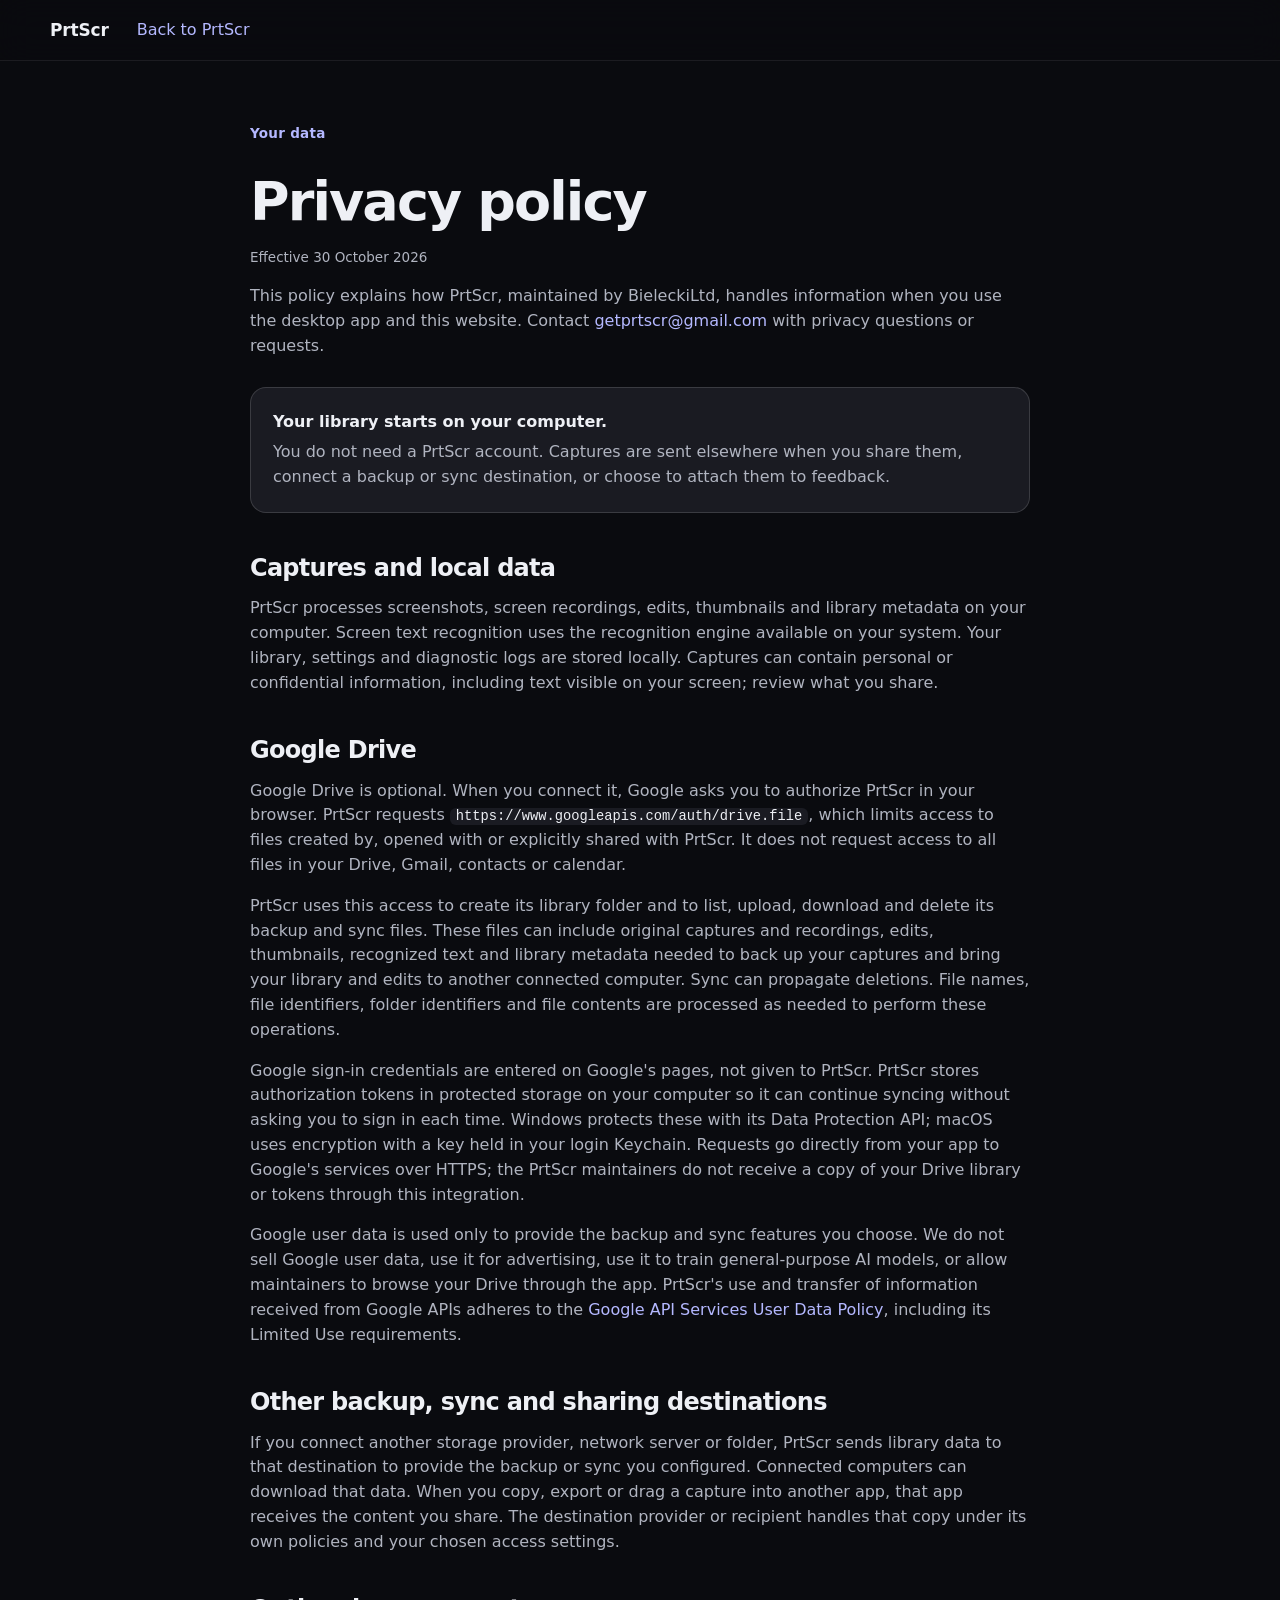
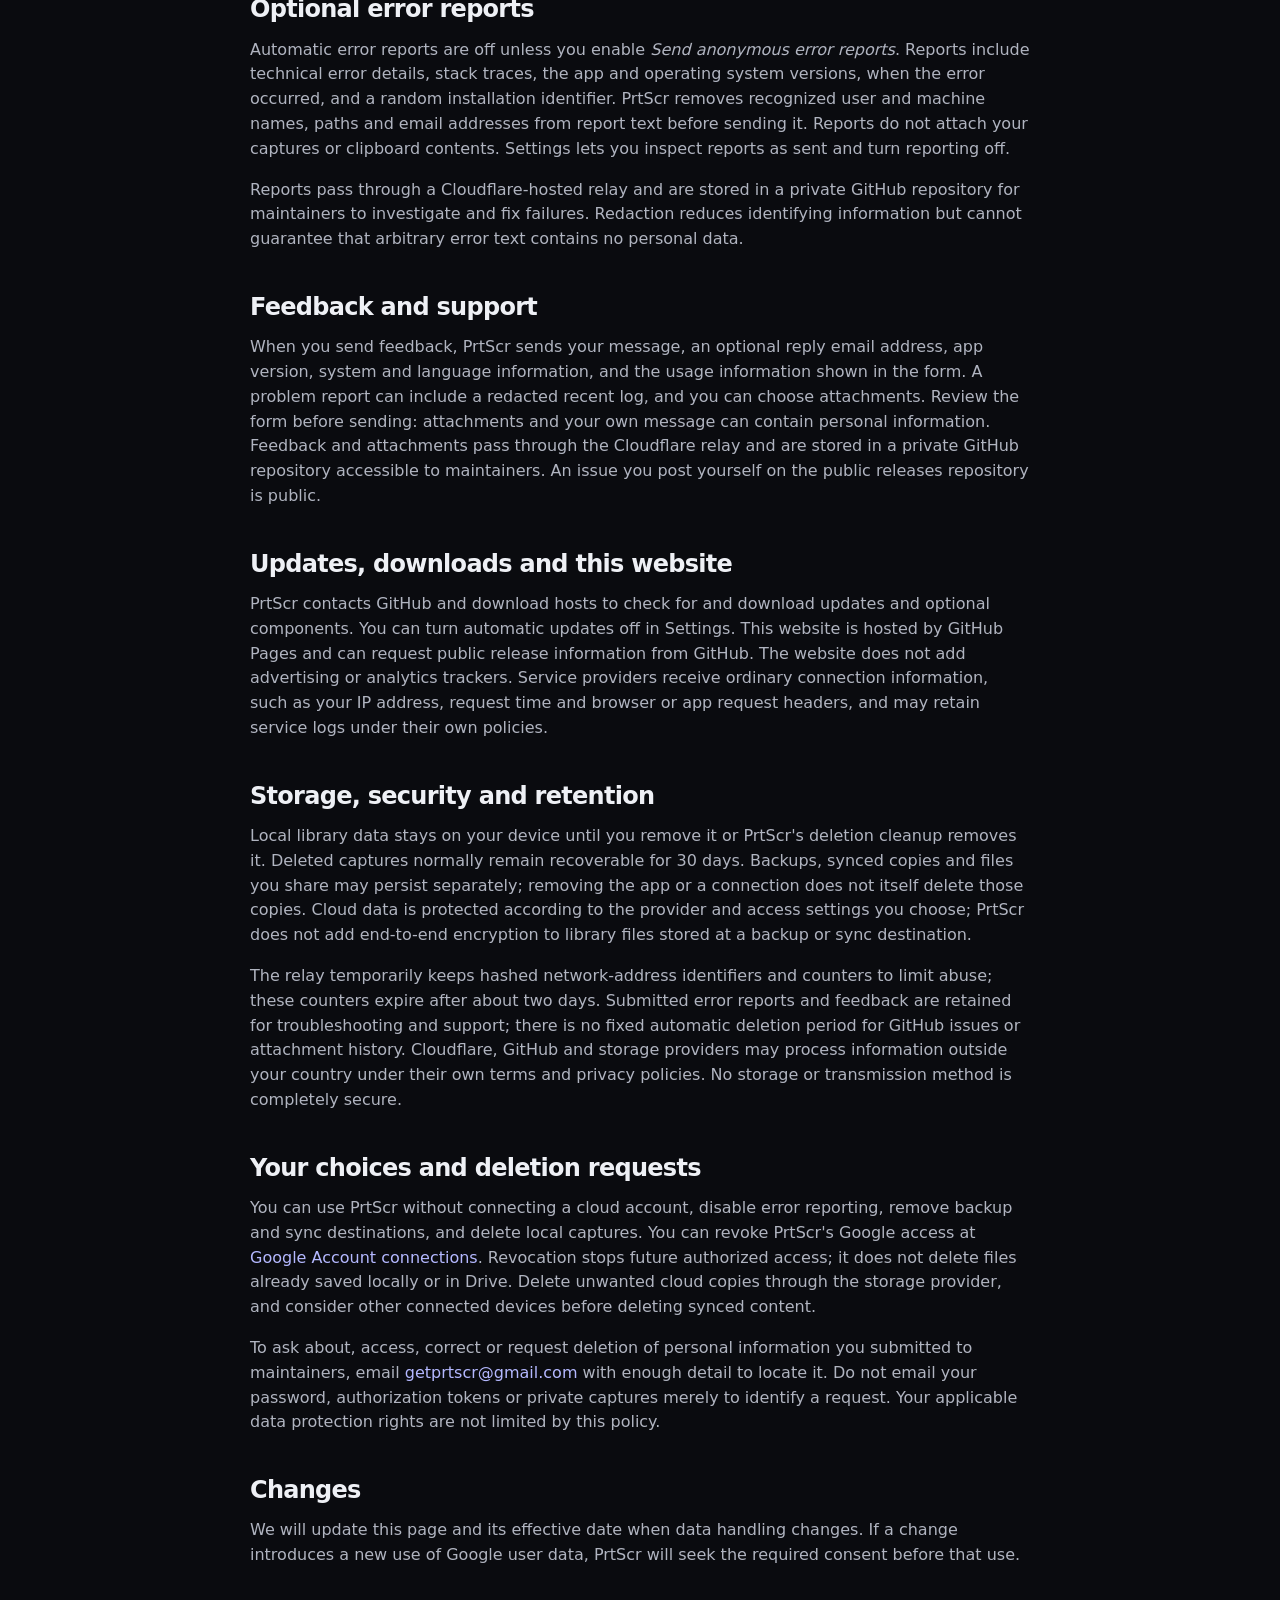
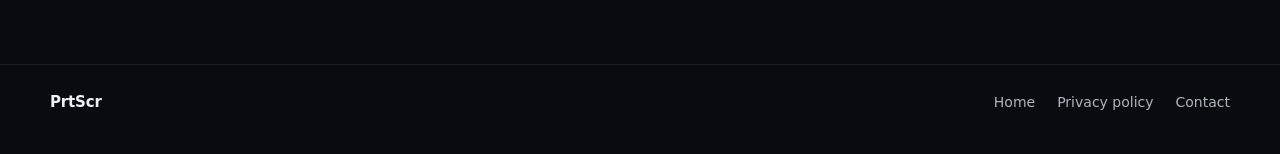
<file: docs/privacy.html>
<!doctype html>
<html lang="en">
<head>
<meta charset="utf-8">
<meta name="viewport" content="width=device-width, initial-scale=1">
<title>PrtScr privacy policy</title>
<meta name="description" content="How PrtScr handles captures, Google Drive backups, optional diagnostics and feedback.">
<link rel="icon" href="img/icon.svg" type="image/svg+xml">
<link rel="stylesheet" href="site.css?v=20261102.2">
<style>
.policy { max-width: 780px; padding-block: 60px 80px; }
.policy h1 { font-size: clamp(36px, 7vw, 54px); line-height: 1.1; letter-spacing: -.035em; margin: 12px 0 16px; }
.policy h2 { font-size: 24px; line-height: 1.3; margin: 40px 0 12px; }
.policy p { color: var(--text-2); margin: 0 0 16px; }
.policy .eyebrow { color: var(--accent-ink); }
.policy-summary { background: var(--card-2); border: 1px solid var(--line-2); border-radius: 16px; padding: 22px; margin-block: 28px; color: var(--text-2); }
.policy-summary strong { display: block; color: var(--text); margin-bottom: 6px; }
.policy code { overflow-wrap: anywhere; }
.foot nav { flex-wrap: wrap; }
</style>
</head>
<body>
<a class="skip" href="#main">Skip to content</a>
<header class="nav"><div class="wrap nav-in"><a class="brand" href="./">PrtScr</a><nav aria-label="Page navigation"><a href="./">Back to PrtScr</a></nav></div></header>
<main id="main" class="wrap policy">
<p class="eyebrow">Your data</p>
<h1>Privacy policy</h1>
<p class="fine">Effective 30 October 2026</p>
<p>This policy explains how PrtScr, maintained by BieleckiLtd, handles information when you use the desktop app and this website. Contact <a href="mailto:getprtscr@gmail.com">getprtscr@gmail.com</a> with privacy questions or requests.</p>
<div class="policy-summary"><strong>Your library starts on your computer.</strong> You do not need a PrtScr account. Captures are sent elsewhere when you share them, connect a backup or sync destination, or choose to attach them to feedback.</div>
<h2>Captures and local data</h2>
<p>PrtScr processes screenshots, screen recordings, edits, thumbnails and library metadata on your computer. Screen text recognition uses the recognition engine available on your system. Your library, settings and diagnostic logs are stored locally. Captures can contain personal or confidential information, including text visible on your screen; review what you share.</p>
<h2>Google Drive</h2>
<p>Google Drive is optional. When you connect it, Google asks you to authorize PrtScr in your browser. PrtScr requests <code>https://www.googleapis.com/auth/drive.file</code>, which limits access to files created by, opened with or explicitly shared with PrtScr. It does not request access to all files in your Drive, Gmail, contacts or calendar.</p>
<p>PrtScr uses this access to create its library folder and to list, upload, download and delete its backup and sync files. These files can include original captures and recordings, edits, thumbnails, recognized text and library metadata needed to back up your captures and bring your library and edits to another connected computer. Sync can propagate deletions. File names, file identifiers, folder identifiers and file contents are processed as needed to perform these operations.</p>
<p>Google sign-in credentials are entered on Google's pages, not given to PrtScr. PrtScr stores authorization tokens in protected storage on your computer so it can continue syncing without asking you to sign in each time. Windows protects these with its Data Protection API; macOS uses encryption with a key held in your login Keychain. Requests go directly from your app to Google's services over HTTPS; the PrtScr maintainers do not receive a copy of your Drive library or tokens through this integration.</p>
<p>Google user data is used only to provide the backup and sync features you choose. We do not sell Google user data, use it for advertising, use it to train general-purpose AI models, or allow maintainers to browse your Drive through the app. PrtScr's use and transfer of information received from Google APIs adheres to the <a href="https://developers.google.com/terms/api-services-user-data-policy">Google API Services User Data Policy</a>, including its Limited Use requirements.</p>
<h2>Other backup, sync and sharing destinations</h2>
<p>If you connect another storage provider, network server or folder, PrtScr sends library data to that destination to provide the backup or sync you configured. Connected computers can download that data. When you copy, export or drag a capture into another app, that app receives the content you share. The destination provider or recipient handles that copy under its own policies and your chosen access settings.</p>
<h2>Optional error reports</h2>
<p>Automatic error reports are off unless you enable <em>Send anonymous error reports</em>. Reports include technical error details, stack traces, the app and operating system versions, when the error occurred, and a random installation identifier. PrtScr removes recognized user and machine names, paths and email addresses from report text before sending it. Reports do not attach your captures or clipboard contents. Settings lets you inspect reports as sent and turn reporting off.</p>
<p>Reports pass through a Cloudflare-hosted relay and are stored in a private GitHub repository for maintainers to investigate and fix failures. Redaction reduces identifying information but cannot guarantee that arbitrary error text contains no personal data.</p>
<h2>Feedback and support</h2>
<p>When you send feedback, PrtScr sends your message, an optional reply email address, app version, system and language information, and the usage information shown in the form. A problem report can include a redacted recent log, and you can choose attachments. Review the form before sending: attachments and your own message can contain personal information. Feedback and attachments pass through the Cloudflare relay and are stored in a private GitHub repository accessible to maintainers. An issue you post yourself on the public releases repository is public.</p>
<h2>Updates, downloads and this website</h2>
<p>PrtScr contacts GitHub and download hosts to check for and download updates and optional components. You can turn automatic updates off in Settings. This website is hosted by GitHub Pages and can request public release information from GitHub. The website does not add advertising or analytics trackers. Service providers receive ordinary connection information, such as your IP address, request time and browser or app request headers, and may retain service logs under their own policies.</p>
<h2>Storage, security and retention</h2>
<p>Local library data stays on your device until you remove it or PrtScr's deletion cleanup removes it. Deleted captures normally remain recoverable for 30 days. Backups, synced copies and files you share may persist separately; removing the app or a connection does not itself delete those copies. Cloud data is protected according to the provider and access settings you choose; PrtScr does not add end-to-end encryption to library files stored at a backup or sync destination.</p>
<p>The relay temporarily keeps hashed network-address identifiers and counters to limit abuse; these counters expire after about two days. Submitted error reports and feedback are retained for troubleshooting and support; there is no fixed automatic deletion period for GitHub issues or attachment history. Cloudflare, GitHub and storage providers may process information outside your country under their own terms and privacy policies. No storage or transmission method is completely secure.</p>
<h2>Your choices and deletion requests</h2>
<p>You can use PrtScr without connecting a cloud account, disable error reporting, remove backup and sync destinations, and delete local captures. You can revoke PrtScr's Google access at <a href="https://myaccount.google.com/connections">Google Account connections</a>. Revocation stops future authorized access; it does not delete files already saved locally or in Drive. Delete unwanted cloud copies through the storage provider, and consider other connected devices before deleting synced content.</p>
<p>To ask about, access, correct or request deletion of personal information you submitted to maintainers, email <a href="mailto:getprtscr@gmail.com">getprtscr@gmail.com</a> with enough detail to locate it. Do not email your password, authorization tokens or private captures merely to identify a request. Your applicable data protection rights are not limited by this policy.</p>
<h2>Changes</h2>
<p>We will update this page and its effective date when data handling changes. If a change introduces a new use of Google user data, PrtScr will seek the required consent before that use.</p>
</main>
<footer class="foot"><div class="wrap foot-in"><a class="brand" href="./">PrtScr</a><nav aria-label="Links"><a href="./">Home</a><a href="privacy.html" aria-current="page">Privacy policy</a><a href="mailto:getprtscr@gmail.com">Contact</a></nav></div></footer>
</body>
</html>
</file>
<file: docs/site.css>
/* PrtScr's website. Dark, in the app's own colours: ink ground, indigo accent, a low orange sun. */

:root {
  --bg: #0a0b0f;
  --bg-2: #0f1015;
  --card: #13141a;
  --card-2: #1a1b22;
  --card-3: #23242d;
  --line: rgba(255, 255, 255, 0.08);
  --line-2: rgba(255, 255, 255, 0.14);
  --text: #eef0f5;
  --text-2: #b0b4c0;
  --text-3: #868b98;
  --accent: #5a62f2;
  --accent-2: #737bff;
  --accent-ink: #b4b8ff;
  --accent-soft: rgba(90, 98, 242, 0.18);
  --rec: #ff4a5b;
  --ok: #3ccb8f;
  --sun-1: #ffb36b;
  --sun-2: #ff5a4f;
  --sans: -apple-system, BlinkMacSystemFont, "Segoe UI Variable Text", "Segoe UI", Inter, system-ui, sans-serif;
  --mono: "JetBrains Mono", ui-monospace, "SF Mono", Menlo, Consolas, monospace;
  --r: 18px;
  color-scheme: dark;
}

* { box-sizing: border-box; }
html { scroll-behavior: smooth; scroll-padding-top: 72px; }
body {
  margin: 0;
  background: var(--bg);
  color: var(--text);
  font-family: var(--sans);
  font-size: 16px;
  line-height: 1.55;
  -webkit-font-smoothing: antialiased;
  overflow-x: hidden;
}
a { color: var(--accent-ink); text-decoration: none; }
a:hover { text-decoration: underline; }
img { max-width: 100%; height: auto; display: block; }
code { font-family: var(--mono); font-size: 0.86em; background: var(--card-2); padding: 1px 6px; border-radius: 6px; color: var(--text); }
kbd {
  display: inline-flex; align-items: center; justify-content: center; min-width: 26px; height: 26px; padding: 0 8px; margin: 0 2px;
  font-family: var(--sans); font-size: 13px; font-weight: 600; color: var(--text);
  background: linear-gradient(#2a2b35, #1f2028); border-radius: 7px;
  box-shadow: inset 0 1px 0 rgba(255, 255, 255, 0.1), 0 2px 0 #0b0c10, 0 0 0 1px var(--line-2);
}
button { font: inherit; color: inherit; }
:focus-visible { outline: 2px solid var(--accent-ink); outline-offset: 3px; border-radius: 6px; }

.wrap { width: min(1180px, 100% - 32px); margin-inline: auto; }
.mono { font-family: var(--mono); letter-spacing: -0.01em; }
.faint { color: var(--text-3); }
.center { text-align: center; }
.fine { font-size: 13.5px; color: var(--text-3); }
.skip { position: absolute; left: -999px; top: 8px; z-index: 100; background: var(--accent); color: #fff; padding: 8px 14px; border-radius: 8px; }
.skip:focus { left: 8px; }

.ico { width: 20px; height: 20px; fill: none; stroke: currentColor; stroke-width: 1.8; stroke-linecap: round; stroke-linejoin: round; flex: none; }
.ico.s { width: 17px; height: 17px; }
.ico.xs { width: 14px; height: 14px; stroke-width: 2; }
.ico.l { width: 24px; height: 24px; }

.btn {
  display: inline-flex; align-items: center; justify-content: center; gap: 9px;
  height: 42px; padding: 0 18px; border-radius: 12px; border: 0; cursor: pointer;
  font-weight: 600; font-size: 15px; color: var(--text); white-space: nowrap; text-decoration: none !important;
  transition: transform 0.15s ease, filter 0.15s ease, background 0.15s ease;
}
.btn:hover { filter: brightness(1.1); }
.btn:active { transform: translateY(1px); }
.btn.primary { background: var(--accent); color: #fff; box-shadow: inset 0 1px 0 rgba(255, 255, 255, 0.2), 0 8px 24px rgba(90, 98, 242, 0.35); }
.btn.ghost { background: rgba(255, 255, 255, 0.06); box-shadow: inset 0 0 0 1px var(--line-2); }
.btn.big { height: 52px; padding: 0 24px; font-size: 16px; border-radius: 14px; }
.btn.small { height: 34px; padding: 0 12px; font-size: 13.5px; border-radius: 10px; }

/* Nav */
.nav { position: sticky; top: 0; z-index: 50; backdrop-filter: blur(16px) saturate(1.4); background: rgba(10, 11, 15, 0.72); border-bottom: 1px solid var(--line); }
.nav-in { display: flex; align-items: center; gap: 28px; height: 60px; }
.brand { display: inline-flex; align-items: center; gap: 10px; font-weight: 700; font-size: 17px; color: var(--text); letter-spacing: -0.01em; }
.brand:hover { text-decoration: none; }
.links { display: flex; gap: 22px; margin-left: 8px; }
.links a { color: var(--text-2); font-size: 14.5px; }
.links a:hover { color: var(--text); text-decoration: none; }
.nav .dl { margin-left: auto; }
.mobile-menu { display: none; position: relative; }
.mobile-menu > summary {
  cursor: pointer; list-style: none; padding: 7px 11px; border-radius: 9px;
  border: 1px solid var(--line-2); color: var(--text); font-size: 14px; font-weight: 600;
}
.mobile-menu > summary::-webkit-details-marker { display: none; }
.mobile-menu nav {
  position: absolute; top: calc(100% + 10px); right: 0; width: 210px;
  display: grid; gap: 2px; padding: 8px; border: 1px solid var(--line-2);
  border-radius: 12px; background: #191a24; box-shadow: 0 18px 55px rgba(0, 0, 0, 0.5);
}
.mobile-menu nav a { padding: 9px 12px; border-radius: 7px; color: var(--text-2); font-size: 14px; }
.mobile-menu nav a:hover, .mobile-menu nav a:focus-visible { background: var(--card-3); color: var(--text); text-decoration: none; }
.dl-mobile-label { display: none; }
@media (max-width: 760px) {
  .links { display: none; }
  .mobile-menu { display: block; margin-left: auto; }
  .nav-in { gap: 10px; }
  .nav .dl { margin-left: 0; }
  .nav .dl [data-dl-label] { display: none; }
  .nav .dl .dl-mobile-label { display: inline; }
}
@media (max-width: 390px) {
  .nav-in { gap: 8px; }
  .nav .brand { font-size: 15px; gap: 7px; }
  .nav .dl { padding-inline: 10px; }
}

/* Hero */
.hero { position: relative; padding: 72px 0 40px; overflow: hidden; }
.sky { position: absolute; inset: 0 0 auto 0; height: 1100px; pointer-events: none;
  background:
    radial-gradient(800px 500px at 50% 0%, rgba(122, 108, 242, 0.45), transparent 70%),
    radial-gradient(1200px 700px at 50% 30%, rgba(60, 56, 170, 0.5), transparent 70%);
  -webkit-mask-image: linear-gradient(#000 55%, transparent);
  mask-image: linear-gradient(#000 55%, transparent);
}
.sky .sun { position: absolute; width: 520px; height: 520px; right: calc(50% - 760px); top: -170px; opacity: 0.8; border-radius: 50%;
  background: radial-gradient(circle at 40% 40%, rgba(255, 179, 107, 0.75), rgba(255, 90, 79, 0.35) 55%, transparent 70%); filter: blur(10px); }
.sky .arc { position: absolute; border-radius: 50%; border: 1px solid rgba(255, 255, 255, 0.09); background: rgba(255, 255, 255, 0.02); }
.sky .a1 { width: 1600px; height: 1600px; left: calc(50% - 1500px); top: 380px; }
.sky .a2 { width: 1200px; height: 1200px; left: calc(50% + 200px); top: 480px; }
.hero-in { position: relative; text-align: center; }
.eyebrow { display: inline-flex; align-items: center; gap: 9px; margin: 0 0 18px; font-size: 13.5px; font-weight: 600; color: var(--accent-ink); letter-spacing: 0.02em; }
.hero .eyebrow { padding: 6px 14px; border-radius: 999px; background: rgba(255, 255, 255, 0.06); box-shadow: inset 0 0 0 1px var(--line-2); color: var(--text-2); }
.eyebrow .dot { width: 8px; height: 8px; border-radius: 50%; background: var(--rec); box-shadow: 0 0 0 4px rgba(255, 74, 91, 0.2); }
.eyebrow .ver { color: var(--text-3); font-weight: 500; }
.eyebrow .ver::before { content: "·"; margin-right: 9px; }
h1 { font-size: clamp(44px, 7vw, 84px); line-height: 1.02; letter-spacing: -0.035em; margin: 0 auto 22px; max-width: 1100px; font-weight: 750; }
h1 .grad { display: inline-block; font-size: 0.66em; line-height: 1.12; letter-spacing: -0.03em; }
.grad { background: linear-gradient(92deg, #fff 10%, #c9c6ff 45%, #ffb995 85%); -webkit-background-clip: text; background-clip: text; color: transparent; }
.lede { font-size: clamp(17px, 1.6vw, 20px); color: var(--text-2); max-width: 680px; margin: 0 auto 30px; }
.ctas { display: flex; flex-wrap: wrap; gap: 12px; justify-content: center; }
.hero .fine { margin-top: 12px; }
.hero-highlights {
  display: flex; flex-wrap: wrap; justify-content: center; gap: 8px 22px;
  margin: 22px auto 0; padding: 0; list-style: none;
  font-size: 14px; color: var(--text-2);
}
.hero-highlights li::before { content: "✓"; color: var(--ok); margin-right: 8px; font-weight: 700; }
@media (max-width: 560px) {
  .hero-highlights { gap: 6px 14px; font-size: 13px; }
}

/* Hero animation: a 1080 × 640 stage scaled to fit. */
.scene-wrap { position: relative; margin: 54px auto 0; aspect-ratio: 1080 / 640; border-radius: 22px; overflow: hidden;
  box-shadow: 0 50px 120px rgba(20, 16, 80, 0.55), 0 0 0 1px var(--line-2); background: #2a2a78; }
.scene { position: absolute; left: 0; top: 0; width: 1080px; height: 640px; transform-origin: 0 0; font-size: 13px; line-height: 1.35; overflow: hidden; }
.sc-wall { position: absolute; inset: 0; background: radial-gradient(500px 380px at 88% 6%, rgba(255, 150, 90, 0.6), transparent 60%), linear-gradient(160deg, #2a2a78, #4b47c9 50%, #7a6cf2); }
.sc-wall .sun { position: absolute; right: 70px; top: 40px; width: 150px; height: 150px; border-radius: 50%; background: radial-gradient(circle at 40% 35%, #ffc27a, #ff5a4f); opacity: 0.9; }
.sc-wall .arc { position: absolute; left: -500px; top: 380px; width: 1300px; height: 1300px; border-radius: 50%; background: rgba(255, 255, 255, 0.07); border: 1px solid rgba(255, 255, 255, 0.16); }
.sc-win { position: absolute; border-radius: 12px; overflow: hidden; box-shadow: 0 24px 60px rgba(14, 10, 60, 0.5), 0 0 0 1px rgba(255, 255, 255, 0.12); }

.sc-browser { left: 40px; top: 66px; width: 640px; height: 450px; background: #fff; color: #1d1f2a; }
.sc-chrome { height: 36px; display: flex; align-items: center; gap: 7px; padding: 0 12px; background: #eceef3; }
.sc-chrome > i { width: 11px; height: 11px; border-radius: 50%; background: #ff5f57; }
.sc-chrome > i:nth-child(2) { background: #febc2e; }
.sc-chrome > i:nth-child(3) { background: #28c840; }
.sc-url { margin-left: 14px; flex: 1; height: 24px; border-radius: 12px; background: #fff; display: flex; align-items: center; gap: 6px; padding: 0 12px; font-size: 12px; color: #5d6272; }
.sc-page { position: absolute; left: 0; top: 36px; width: 640px; height: 400px; display: block; }

/* A made-up chat app, where the capture ends up. */
.sc-chat { left: 760px; top: 120px; width: 290px; height: 430px; background: #17181e; color: #dcdee6; display: flex; flex-direction: column; }
.sc-chat-h { display: flex; justify-content: space-between; align-items: baseline; padding: 12px 14px; border-bottom: 1px solid rgba(255, 255, 255, 0.07); }
.sc-chat-h span { font-size: 11.5px; color: #8b8f9a; }
.sc-msgs { flex: 1; padding: 12px 14px; display: flex; flex-direction: column; gap: 12px; }
.msg { display: flex; gap: 9px; }
.msg > i { width: 26px; height: 26px; border-radius: 8px; flex: none; }
.msg b { font-size: 12px; }
.msg p { margin: 2px 0 0; font-size: 12.5px; color: #c9ccd6; }
.sc-shot { display: block; margin-top: 5px; width: 210px; height: 131px; border-radius: 8px; box-shadow: 0 0 0 1px rgba(255, 255, 255, 0.12); }
.sc-input { margin: 10px 12px 12px; height: 34px; border-radius: 9px; background: #23252e; color: #6f7380; font-size: 12px; display: flex; align-items: center; padding: 0 12px; }
.sc-img-msg, .sc-reply { opacity: 0; transform: translateY(8px) scale(0.98); transition: opacity 0.4s ease, transform 0.5s cubic-bezier(0.2, 0.8, 0.2, 1.2); }

/* Selecting a region, under PrtScr's real capture bar. */
.sc-sel { position: absolute; left: 46px; top: 110px; width: 0; height: 0; outline: 1.5px solid #fff; box-shadow: 0 0 0 2000px rgba(10, 10, 24, 0.5); opacity: 0;
  transition: width 1.3s cubic-bezier(0.5, 0, 0.2, 1), height 1.3s cubic-bezier(0.5, 0, 0.2, 1), opacity 0.3s ease; }
.sc-bar { position: absolute; left: 50%; top: 14px; width: 620px; height: auto; border-radius: 12px; box-shadow: 0 16px 40px rgba(0, 0, 0, 0.45);
  transform: translate(-50%, -90px); transition: transform 0.45s cubic-bezier(0.2, 0.8, 0.2, 1); }
.sc-flash { position: absolute; inset: 0; background: #fff; opacity: 0; pointer-events: none; }

/* PrtScr's editor: three real screenshots, before, while and after marking up. */
.sc-editor { left: 150px; top: 60px; width: 780px; height: 434px; border-radius: 10px; background: #0c0d10;
  opacity: 0; transform: scale(0.96); transition: opacity 0.45s ease, transform 0.6s cubic-bezier(0.2, 0.8, 0.2, 1); }
.sc-editor img { position: absolute; inset: 0; width: 100%; height: 100%; display: block; opacity: 0; transition: opacity 0.45s ease; }
.sc-editor .e0 { opacity: 1; }

.sc-keys { position: absolute; left: 50%; bottom: 30px; transform: translateX(-50%); display: flex; gap: 8px; opacity: 0; transition: opacity 0.3s ease; }
.sc-keys kbd { height: 54px; min-width: 54px; padding: 0 18px; font-size: 19px; border-radius: 12px; transition: transform 0.12s ease, box-shadow 0.12s ease; box-shadow: inset 0 1px 0 rgba(255, 255, 255, 0.14), 0 5px 0 #0b0c10, 0 0 0 1px var(--line-2), 0 18px 40px rgba(0, 0, 0, 0.4); }
.sc-keys.press kbd { transform: translateY(4px); box-shadow: inset 0 1px 0 rgba(255, 255, 255, 0.14), 0 1px 0 #0b0c10, 0 0 0 1px var(--line-2), 0 10px 24px rgba(0, 0, 0, 0.4); }
.sc-cursor { position: absolute; left: 46px; top: 110px; width: 30px; height: 30px; margin: -15px 0 0 -15px; opacity: 0; transition: left 1.3s cubic-bezier(0.5, 0, 0.2, 1), top 1.3s cubic-bezier(0.5, 0, 0.2, 1), opacity 0.2s ease; }
.sc-cursor svg { width: 100%; height: 100%; stroke: #fff; stroke-width: 1.6; filter: drop-shadow(0 0 1px #000) drop-shadow(0 0 1px #000); }

/* Steps of the story. Classes accumulate: s1 … s6. */
.scene.s1 .sc-keys:not(.copy) { opacity: 1; }
.scene.s2 .sc-keys:not(.copy) { opacity: 0; }
.scene.s2 .sc-sel { opacity: 1; width: 626px; height: 384px; }
.scene.s2 .sc-cursor { opacity: 1; left: 672px; top: 494px; }
.scene.s2 .sc-bar { transform: translate(-50%, 0); }
.scene.s3 .sc-sel, .scene.s3 .sc-cursor { opacity: 0; transition: opacity 0.15s ease; }
.scene.s3 .sc-bar { transform: translate(-50%, -90px); }
.scene.s3 .sc-flash { animation: flash 0.5s ease; }
.scene.s3 .sc-editor { opacity: 1; transform: none; }
.scene.s4 .sc-editor .e1 { opacity: 1; transition-delay: 0.4s; }
.scene.s4 .sc-editor .e2 { opacity: 1; transition-delay: 1.6s; }
.scene.s5 .sc-keys.copy { opacity: 1; }
.scene.s6 .sc-keys.copy { opacity: 0; }
.scene.s6 .sc-editor { opacity: 0; transform: translate(365px, 30px) scale(0.27); transition: opacity 0.55s ease 0.1s, transform 0.65s cubic-bezier(0.5, 0, 0.3, 1); }
.scene.s6 .sc-img-msg { opacity: 1; transform: none; transition-delay: 0.45s; }
.scene.s6 .sc-reply { opacity: 1; transform: none; transition-delay: 1.6s; }
.scene.reset * { transition: none !important; animation: none !important; }
@keyframes flash { 0% { opacity: 0; } 15% { opacity: 0.55; } 100% { opacity: 0; } }

.steps { list-style: none; margin: 18px 0 0; padding: 0; display: grid; grid-template-columns: repeat(4, 1fr); gap: 10px; }
.steps button { width: 100%; display: flex; align-items: center; gap: 12px; text-align: left; padding: 12px 14px 16px; border-radius: 14px; border: 0; cursor: pointer; background: rgba(255, 255, 255, 0.03); box-shadow: inset 0 0 0 1px var(--line); position: relative; overflow: hidden; transition: background 0.2s ease; }
.steps button:hover { background: rgba(255, 255, 255, 0.06); }
.steps .n { width: 28px; height: 28px; border-radius: 50%; display: grid; place-items: center; flex: none; font-weight: 700; font-size: 13px; background: var(--card-3); color: var(--text-2); transition: background 0.2s ease, color 0.2s ease; }
.steps b { display: block; font-size: 14.5px; }
.steps small { display: block; color: var(--text-3); font-size: 12.5px; }
.steps .bar { position: absolute; left: 14px; right: 14px; bottom: 7px; height: 3px; border-radius: 2px; background: var(--line); }
.steps .bar i { position: absolute; left: 0; top: 0; bottom: 0; width: 0; border-radius: 2px; background: var(--accent-2); }
.steps .on button { background: var(--accent-soft); box-shadow: inset 0 0 0 1px rgba(180, 184, 255, 0.35); }
.steps .on .n { background: var(--accent); color: #fff; }
.steps .done .bar i { width: 100%; }
.scene-ctl { display: flex; justify-content: center; margin-top: 12px; }
@media (max-width: 760px) {
  .steps { grid-template-columns: 1fr 1fr; }
  .steps small { display: none; }
}

/* Sections */
section.features { padding-top: 90px; }
section.screens, section.keys, section.install, section.faq { padding-top: 110px; }
.sec-h { text-align: center; margin-bottom: 40px; }
.sec-h .eyebrow { margin-bottom: 10px; }
h2 { font-size: clamp(30px, 4vw, 46px); line-height: 1.08; letter-spacing: -0.03em; margin: 0 0 14px; }
.sec-h .lede { margin-bottom: 0; }

/* Find it again: a made-up library to search, by its words and by what it shows */
section.find { padding-top: 110px; }
.find .eyebrow .ico { color: var(--accent-ink); }
.find-demo { position: relative; border-radius: 24px; padding: 22px; box-shadow: inset 0 0 0 1px var(--line);
  background: radial-gradient(700px 360px at 88% -10%, rgba(255, 150, 90, 0.26), transparent 70%), radial-gradient(800px 420px at 8% 110%, rgba(122, 108, 242, 0.38), transparent 70%), #0e0f13; }
.lib { border-radius: 14px; overflow: hidden; background: #16171d; box-shadow: 0 30px 80px rgba(0, 0, 0, 0.45), 0 0 0 1px var(--line-2); }
.lib-bar { display: flex; align-items: center; gap: 16px; padding: 12px 16px; background: #1b1c23; border-bottom: 1px solid var(--line); }
.lib-title { font-size: 14.5px; }
.lib-search { position: relative; flex: 1; max-width: 520px; display: flex; align-items: center; gap: 9px; height: 40px; padding: 0 12px; border-radius: 11px; background: #0f1015; box-shadow: inset 0 0 0 1px var(--line-2); color: var(--text-3); cursor: text; }
.lib-search:focus-within { box-shadow: inset 0 0 0 2px var(--accent); }
.lib-search input { flex: 1; min-width: 0; height: 100%; border: 0; outline: 0; background: transparent; color: var(--text); font: inherit; font-size: 15px; }
.lib-search input::-webkit-search-cancel-button { filter: grayscale(1) brightness(1.6); cursor: pointer; }
.lib-search .caret { position: absolute; top: 11px; width: 2px; height: 18px; border-radius: 1px; background: var(--accent-ink); opacity: 0; pointer-events: none; }
.lib.auto .lib-search:not(:focus-within) .caret { opacity: 1; animation: caret 1.05s steps(1) infinite; }
@keyframes caret { 50% { opacity: 0; } }
.lib-count { margin-left: auto; font-size: 13px; color: var(--text-3); white-space: nowrap; }
.lib-day { margin: 0; padding: 14px 16px 0; font-size: 12.5px; font-weight: 650; color: var(--text-2); }
.lib-grid { display: grid; grid-template-columns: repeat(4, 1fr); gap: 12px; padding: 10px 16px 16px; }
.tile { position: relative; border-radius: 10px; background: #1f2028; box-shadow: inset 0 0 0 1px var(--line); transition: opacity 0.35s ease, filter 0.35s ease, transform 0.35s ease, box-shadow 0.35s ease; }
.tile .th { aspect-ratio: 16 / 10; border-radius: 10px 10px 0 0; overflow: hidden; }
.tile .th svg { width: 100%; height: 100%; display: block; }
.tile .th .hl { transition: opacity 0.25s ease; }
.tile .th .hl.lit { opacity: 0.8; }
.tile footer { display: flex; align-items: center; gap: 6px; padding: 6px 9px 7px; font-size: 12px; color: var(--text-3); }
.tile .marks { margin-left: auto; display: flex; gap: 5px; color: var(--ok); }
.tile .marks .ico { width: 14px; height: 14px; }
.lib.searching .tile:not(.hit) { opacity: 0.2; filter: saturate(0.2); }
.tile.hit { box-shadow: 0 0 0 2px var(--accent-2), 0 12px 30px rgba(90, 98, 242, 0.35); transform: translateY(-2px); }
.tile .why { position: absolute; right: 8px; top: 8px; display: inline-flex; align-items: center; gap: 5px; padding: 3px 9px 3px 7px; border-radius: 999px; font-size: 11.5px; font-weight: 650; color: #fff; background: rgba(12, 13, 16, 0.86); opacity: 0; transform: translateY(-4px); transition: opacity 0.25s ease, transform 0.25s ease; pointer-events: none; }
.tile .why .ico { width: 13px; height: 13px; }
.tile.hit .why { opacity: 1; transform: none; }
.tile.by-text .why .ico { color: #ffd23f; }
.tile.by-ai .why { background: linear-gradient(135deg, rgba(90, 98, 242, 0.96), rgba(150, 104, 255, 0.96)); }
.find-try { display: flex; flex-wrap: wrap; align-items: center; justify-content: center; gap: 8px; margin-top: 18px; }
.demo-note { margin: 12px auto 0; text-align: center; max-width: 740px; color: var(--text-3); font-size: 13px; }
.find-try > span { font-size: 13px; color: var(--text-3); margin-right: 2px; }
.chip { display: inline-flex; align-items: center; gap: 6px; height: 32px; padding: 0 12px; border: 0; border-radius: 999px; cursor: pointer; background: rgba(255, 255, 255, 0.06); box-shadow: inset 0 0 0 1px var(--line-2); color: var(--text-2); font-size: 13.5px; font-weight: 550; }
.chip:hover { color: var(--text); background: rgba(255, 255, 255, 0.1); }
.chip .ico { width: 14px; height: 14px; color: var(--text-3); }
.chip[aria-pressed="true"] { background: var(--accent); color: #fff; box-shadow: none; }
.chip[aria-pressed="true"] .ico { color: #fff; }
.ways { display: grid; grid-template-columns: repeat(3, 1fr); gap: 18px; margin-top: 18px; }
.way { padding: 22px 22px 24px; border-radius: 22px; background: linear-gradient(180deg, var(--card), var(--bg-2)); box-shadow: inset 0 0 0 1px var(--line); }
.way .wi { width: 42px; height: 42px; display: grid; place-items: center; border-radius: 12px; background: rgba(255, 210, 63, 0.12); color: #ffd23f; }
.way .wi.ai { background: var(--accent-soft); color: var(--accent-ink); }
.way h3 { display: flex; align-items: center; flex-wrap: wrap; gap: 10px; font-size: 19px; letter-spacing: -0.015em; margin: 14px 0 6px; }
.way p { margin: 0; color: var(--text-2); font-size: 15px; }
.way q { color: var(--text); font-weight: 600; }
.tag-soon { font-size: 11.5px; font-weight: 650; letter-spacing: 0.01em; padding: 2px 8px; border-radius: 6px; color: var(--accent-ink); background: var(--accent-soft); }
.find-private { display: flex; align-items: flex-start; gap: 14px; margin: 18px 0 0; padding: 18px 22px; border-radius: 18px; background: rgba(60, 203, 143, 0.07); box-shadow: inset 0 0 0 1px rgba(60, 203, 143, 0.24); color: var(--text-2); font-size: 15px; }
.find-private .ico { color: var(--ok); margin-top: 2px; }
.find-private b { color: var(--text); }
.find-private em { font-style: normal; color: var(--text); }
@media (max-width: 900px) {
  .ways { grid-template-columns: 1fr; }
  .lib-grid { grid-template-columns: repeat(2, 1fr); }
}
@media (max-width: 560px) {
  .find-demo { padding: 10px; border-radius: 18px; }
  .lib-bar { gap: 10px; padding: 10px; }
  .lib-title, .lib-count { display: none; }
  .lib-grid { gap: 8px; padding: 8px 10px 12px; }
  .lib-day { padding: 12px 10px 0; }
}

/* Bento of demos */
.bento { display: grid; grid-template-columns: repeat(2, 1fr); gap: 18px; }
.card { background: linear-gradient(180deg, var(--card), var(--bg-2)); border-radius: 22px; padding: 14px 14px 22px; box-shadow: inset 0 0 0 1px var(--line); display: flex; flex-direction: column; }
.card h3 { font-size: 21px; letter-spacing: -0.015em; margin: 18px 10px 6px; }
.card p { margin: 0 10px; color: var(--text-2); font-size: 15px; }
.card.wide { grid-column: 1 / -1; display: grid; grid-template-columns: 1.7fr 1fr; gap: 10px; align-items: center; }
.card.wide .card-txt h3 { margin-top: 0; }
.card.wide.stack { grid-template-columns: 1fr; }
.card.wide.stack .card-txt { display: grid; grid-template-columns: 1fr 1.4fr; gap: 24px; align-items: baseline; padding: 8px 10px 0; }
.card.wide.stack .card-txt h3, .card.wide.stack .card-txt p { margin: 0; }
@media (max-width: 900px) { .card.wide.stack .card-txt { grid-template-columns: 1fr; gap: 6px; } }
@media (max-width: 900px) {
  .bento { grid-template-columns: 1fr; }
  .card.wide { grid-template-columns: 1fr; }
  .card.wide .card-txt h3 { margin-top: 18px; }
}
.demo { position: relative; border-radius: 14px; overflow: hidden; background: #1a1b24; aspect-ratio: 16 / 10; }
.demo .paper { position: absolute; inset: 18px; border-radius: 10px; background: #fff; color: #1d1f2a; overflow: hidden; box-shadow: 0 16px 40px rgba(0, 0, 0, 0.45); }
.ph { display: flex; align-items: center; gap: 10px; padding: 14px 16px; border-bottom: 1px solid #eef0f4; font-size: 14px; }
.ph .lg { width: 18px; height: 18px; border-radius: 6px; background: linear-gradient(135deg, #3ccb8f, #1f9d6e); }
.pill { margin-left: auto; font-size: 11.5px; font-weight: 600; color: #4c55e6; background: #eef0fe; border-radius: 6px; padding: 2px 8px; }
.hint { position: absolute; right: 26px; bottom: 26px; display: inline-flex; align-items: center; gap: 6px; padding: 4px 10px; border-radius: 999px; background: rgba(12, 13, 16, 0.75); color: #fff; font-size: 12px; pointer-events: none; }

/* Arrows that stick */
.demo-arrow { background: radial-gradient(400px 260px at 80% 0%, rgba(255, 150, 90, 0.35), transparent 70%), linear-gradient(160deg, #2e2c86, #5b54d8); }
.demo-arrow .rows { padding: 16px; display: grid; gap: 10px; }
.demo-arrow .rows i { display: block; height: 10px; border-radius: 5px; background: #eef0f4; }
.tgt { position: absolute; left: 62%; top: 58%; padding: 9px 16px; border-radius: 10px; border: 0; background: #1d1f2a; color: #fff; font-weight: 600; font-size: 14px; cursor: grab; touch-action: none; user-select: none; box-shadow: 0 0 0 2px rgba(255, 74, 91, 0); transition: box-shadow 0.2s ease; z-index: 2; }
.tgt:active, .tgt.drag { cursor: grabbing; box-shadow: 0 0 0 3px rgba(90, 98, 242, 0.45); }
.demo-arrow .note { position: absolute; left: 6%; top: 74%; padding: 6px 12px; border-radius: 8px; background: var(--rec); color: #fff; font-weight: 750; font-size: 14.5px; box-shadow: 0 6px 16px rgba(255, 74, 91, 0.35); white-space: nowrap; }
.demo-arrow .ink { position: absolute; inset: 0; width: 100%; height: 100%; pointer-events: none; overflow: visible; }
.demo-arrow .ink path { fill: none; stroke: var(--rec); stroke-width: 4; stroke-linecap: round; stroke-linejoin: round; }

/* Hide anything private */
.demo-pix { background: radial-gradient(400px 260px at 10% 100%, rgba(122, 108, 242, 0.45), transparent 70%), #1c1d27; }
.plist { position: absolute; left: 0; right: 0; top: 49px; bottom: 0; background: #fff; padding: 2px 16px; }
.plist .pr { display: flex; align-items: center; gap: 12px; height: 40px; border-top: 1px solid #f1f2f5; font-size: 13.5px; }
.plist .pr:first-child { border-top: 0; }
.plist .pr b { width: 104px; flex: none; font-weight: 600; white-space: nowrap; overflow: hidden; text-overflow: ellipsis; }
.plist .pv { position: relative; flex: 1; height: 18px; color: #4b5060; }
.plist .pv span { position: absolute; inset: 0; white-space: nowrap; overflow: hidden; line-height: 18px; }
.plist .pv canvas { position: absolute; left: 0; top: 0; height: 18px; image-rendering: pixelated; }
.plist .pr .plan { font-size: 11px; font-weight: 600; padding: 2px 7px; border-radius: 6px; background: #eef0fe; color: #4c55e6; }
.plist.cover { clip-path: inset(0 0 0 var(--split, 45%)); }
.plist.cover .pv span { opacity: 0; }
.plist.cover.blur .pv span { opacity: 1; filter: blur(5px); }
.plist.cover.blur .pv canvas { display: none; }
.split { position: absolute; top: 49px; bottom: 0; left: var(--split, 45%); width: 2px; margin-left: -1px; background: var(--accent); cursor: ew-resize; touch-action: none; z-index: 2; }
.split::before { content: ""; position: absolute; inset: 0 -14px; }
.split span { position: absolute; top: 50%; left: 50%; transform: translate(-50%, -50%); display: flex; align-items: center; height: 30px; padding: 0 5px; border-radius: 15px; background: var(--accent); color: #fff; box-shadow: 0 4px 14px rgba(0, 0, 0, 0.3); }
.split span .ico { width: 13px; height: 13px; }
.seg { position: absolute; right: 30px; bottom: 30px; display: flex; gap: 2px; padding: 3px; border-radius: 10px; background: rgba(12, 13, 16, 0.85); z-index: 3; }
.seg button { border: 0; background: transparent; color: #c9ccd6; font-size: 12.5px; font-weight: 600; height: 28px; padding: 0 11px; border-radius: 7px; cursor: pointer; }
.seg button.on { background: var(--accent); color: #fff; }

/* Timeline */
.demo-tl { aspect-ratio: auto; background: #0e0f13; padding: 14px; display: grid; grid-template-columns: 1fr; gap: 12px; }
.tl-preview { position: relative; aspect-ratio: 16 / 7.2; border-radius: 10px; overflow: hidden; background: radial-gradient(360px 220px at 85% 10%, rgba(255, 150, 90, 0.7), transparent 60%), linear-gradient(160deg, #3a37a8, #6d63f0); }
.tl-preview .sun { position: absolute; right: 8%; top: 18%; width: 22%; aspect-ratio: 1; border-radius: 50%; background: radial-gradient(circle at 40% 35%, #ffc27a, #ff5a4f); }
.tl-shot { position: absolute; left: 6%; top: 12%; width: 46%; aspect-ratio: 16 / 10; border-radius: 8px; overflow: hidden; box-shadow: 0 16px 40px rgba(20, 14, 70, 0.5); }
.tl-shot svg { width: 100%; height: 100%; display: block; }
.tl-shot.b { opacity: 0; }
.tl-click { position: absolute; left: 44%; top: 30%; width: 40px; height: 40px; margin: -20px 0 0 -20px; border-radius: 50%; border: 3px solid #ffd23f; opacity: 0; }
.tl-title { position: absolute; right: 5%; bottom: 10%; text-align: right; color: #fff; }
.tl-title b { display: block; font-size: clamp(22px, 3vw, 38px); font-weight: 800; letter-spacing: -0.02em; line-height: 1; }
.tl-title span { font-size: 14px; opacity: 0.85; }
.tl-time { position: absolute; left: 12px; bottom: 10px; padding: 2px 8px; border-radius: 6px; background: rgba(12, 13, 16, 0.6); color: #fff; font-size: 12px; }
.tl-side { display: grid; gap: 8px; }
.tl-ctl { display: flex; align-items: center; gap: 10px; }
.tl-play { width: 34px; height: 34px; border-radius: 50%; border: 0; background: var(--text); color: var(--bg); display: grid; place-items: center; cursor: pointer; }
.tl-play svg { fill: currentColor; stroke: none; }
.tl-lanes { position: relative; display: grid; gap: 6px; cursor: pointer; user-select: none; }
.lane { display: grid; grid-template-columns: 84px 1fr; align-items: center; gap: 8px; }
.lh { display: flex; align-items: center; gap: 6px; color: var(--text-3); font-size: 12px; }
.lt { position: relative; height: 30px; border-radius: 7px; background: rgba(255, 255, 255, 0.03); }
.clip { position: absolute; top: 3px; bottom: 3px; border-radius: 6px; overflow: hidden; display: flex; align-items: center; padding: 0 8px; font-size: 11px; font-weight: 700; color: #fff; white-space: nowrap; box-shadow: inset 0 0 0 1px rgba(255, 255, 255, 0.15); }
.clip.t { background: #4b4fb8; }
.clip.p { background: #a0602b; }
.clip.v { background: #23324d; padding: 0; }
.clip.v .thumbs { display: flex; height: 100%; }
.clip.v .thumbs > div { height: 100%; aspect-ratio: 16 / 10; flex: none; opacity: 0.85; }
.clip.v .thumbs svg { width: 100%; height: 100%; display: block; }
.clip.s { background: #1d4a3a; padding: 0 6px; gap: 2px; }
.clip.s i { width: 2px; flex: none; border-radius: 1px; background: #5fe0a8; opacity: 0.85; }
.clip .fi, .clip .fo { position: absolute; top: 0; bottom: 0; width: 14px; background: rgba(255, 255, 255, 0.25); }
.clip .fi { left: 0; clip-path: polygon(0 100%, 100% 0, 0 0); }
.clip .fo { right: 0; clip-path: polygon(0 0, 100% 100%, 100% 0); }
.clip.on { box-shadow: 0 0 0 2px #fff; }
.xf { position: absolute; top: 2px; bottom: 2px; border-radius: 5px; background: repeating-linear-gradient(135deg, rgba(255, 255, 255, 0.3) 0 5px, transparent 5px 10px); box-shadow: inset 0 0 0 1px rgba(255, 255, 255, 0.5); }
.tl-head { position: absolute; top: -4px; bottom: -4px; width: 2px; margin-left: -1px; background: var(--rec); pointer-events: none; }
.tl-head::before { content: ""; position: absolute; left: -5px; top: -2px; width: 12px; height: 12px; border-radius: 3px 3px 6px 6px; background: var(--rec); }

/* Crop */
.demo-crop { background: #0e0f13; }
.crop-pic { position: absolute; inset: 0; }
.crop-pic svg { width: 100%; height: 100%; display: block; }
.crop-box { position: absolute; outline: 2px solid #fff; box-shadow: 0 0 0 2000px rgba(8, 8, 20, 0.62); transition: all 0.25s ease; }
.crop-box i { position: absolute; width: 18px; height: 18px; border: 4px solid #fff; }
.crop-box i:nth-child(1) { left: -4px; top: -4px; border-right: 0; border-bottom: 0; }
.crop-box i:nth-child(2) { right: -4px; top: -4px; border-left: 0; border-bottom: 0; }
.crop-box i:nth-child(3) { left: -4px; bottom: -4px; border-right: 0; border-top: 0; }
.crop-box i:nth-child(4) { right: -4px; bottom: -4px; border-left: 0; border-top: 0; }
.crop-dim { position: absolute; right: 6px; top: 6px; padding: 2px 7px; border-radius: 6px; background: rgba(12, 13, 16, 0.75); color: #fff; font-size: 11.5px; }
.crop-ctl { position: absolute; left: 14px; right: 14px; bottom: 12px; display: flex; align-items: center; gap: 12px; padding: 8px 14px; border-radius: 12px; background: rgba(12, 13, 16, 0.82); backdrop-filter: blur(10px); font-size: 13px; font-weight: 600; }
.crop-ctl input { flex: 1; accent-color: var(--accent); }
.crop-ctl .faint { font-weight: 500; font-size: 12px; }

/* Monitors */
.demo-mon { background: radial-gradient(500px 300px at 50% 120%, rgba(122, 108, 242, 0.35), transparent 70%), #12131a; }
.mon { position: absolute; bottom: 22%; border-radius: 8px; background: #050508; padding: 6px; box-shadow: 0 0 0 1px rgba(255, 255, 255, 0.12), 0 20px 40px rgba(0, 0, 0, 0.5); }
.mon .scr { width: 100%; height: 100%; border-radius: 3px; overflow: hidden; }
.mon .scr svg { width: 100%; height: 100%; display: block; }
.mon .tag { position: absolute; left: 50%; bottom: -46px; transform: translateX(-50%); font-size: 12px; color: var(--text-3); white-space: nowrap; }
.mon .stand { position: absolute; left: 50%; bottom: -22px; width: 20%; height: 22px; transform: translateX(-50%); background: linear-gradient(#2a2b33, #1a1b21); clip-path: polygon(30% 0, 70% 0, 100% 100%, 0 100%); }
.m1 { left: 7%; width: 50%; aspect-ratio: 16 / 9; }
.m2 { left: 60%; width: 33%; aspect-ratio: 16 / 9; }
.mon-sel { position: absolute; outline: 2px solid #fff; background: rgba(90, 98, 242, 0.12); box-shadow: 0 0 0 1px rgba(0, 0, 0, 0.4); left: 30%; top: 30%; width: 4%; height: 4%; animation: monsel 6s cubic-bezier(0.5, 0, 0.2, 1) infinite; }
.mon-sel span { position: absolute; right: 0; bottom: -24px; padding: 2px 7px; border-radius: 6px; background: rgba(12, 13, 16, 0.85); font-size: 11px; white-space: nowrap; opacity: 0; animation: monlabel 6s ease infinite; }
@keyframes monsel {
  0%, 8% { left: 30%; top: 38%; width: 0; height: 0; opacity: 0; }
  12% { opacity: 1; width: 0; height: 0; }
  45%, 85% { left: 30%; top: 38%; width: 52%; height: 30%; opacity: 1; }
  95%, 100% { left: 30%; top: 38%; width: 52%; height: 30%; opacity: 0; }
}
@keyframes monlabel { 0%, 40% { opacity: 0; } 48%, 85% { opacity: 1; } 95%, 100% { opacity: 0; } }

/* Full-page capture: a fixed stage, scaled to the card like the hero scene. */
.demo-full { aspect-ratio: 760 / 470; background: radial-gradient(420px 280px at 25% 0%, rgba(255, 150, 90, 0.28), transparent 70%), linear-gradient(160deg, #26246e, #4a44c4); }
.fp-stage { position: absolute; left: 0; top: 0; width: 760px; height: 470px; transform-origin: 0 0; }
.fp-win { position: absolute; left: 36px; top: 64px; width: 420px; border-radius: 12px; overflow: hidden; background: #fff; box-shadow: 0 24px 60px rgba(14, 10, 60, 0.5), 0 0 0 1px rgba(255, 255, 255, 0.12); }
.fp-view { position: relative; height: 300px; overflow: hidden; }
.fp-view::after { content: ""; position: absolute; inset: 0; box-shadow: inset 0 0 0 3px var(--accent-2); opacity: 0; transition: opacity 0.25s ease; pointer-events: none; }
.demo-full.picking .fp-view::after, .demo-full.taking .fp-view::after { opacity: 1; }
.fp-flash { position: absolute; inset: 0; background: #fff; opacity: 0; pointer-events: none; }
.fp-btns { position: absolute; left: 0; right: 0; bottom: 14px; display: flex; justify-content: center; gap: 8px; opacity: 0; transform: translateY(6px); transition: opacity 0.25s ease, transform 0.25s ease; pointer-events: none; }
.demo-full.picking .fp-btns { opacity: 1; transform: none; }
.fp-btn { display: inline-flex; align-items: center; gap: 6px; height: 30px; padding: 0 12px; border-radius: 9px; background: rgba(18, 19, 26, 0.9); color: #fff; font-size: 12.5px; font-weight: 650; box-shadow: 0 6px 18px rgba(0, 0, 0, 0.3), inset 0 0 0 1px rgba(255, 255, 255, 0.14); transition: background 0.15s ease, transform 0.15s ease; }
.fp-btn.press { background: var(--accent); transform: scale(0.96); }
.fp-bar { position: absolute; left: 36px; top: 412px; display: inline-flex; align-items: center; gap: 9px; height: 32px; padding: 0 8px 0 12px; border-radius: 10px; background: rgba(12, 13, 16, 0.88); color: #fff; font-size: 12.5px; font-weight: 600; opacity: 0; transition: opacity 0.25s ease; }
.fp-bar > i { width: 8px; height: 8px; border-radius: 50%; background: var(--rec); box-shadow: 0 0 0 3px rgba(255, 74, 91, 0.25); }
.fp-bar kbd { height: 22px; min-width: 0; padding: 0 7px; font-size: 11px; border-radius: 6px; }
.demo-full.taking .fp-bar { opacity: 1; }
.fp-out { position: absolute; left: 548px; top: 64px; width: 120px; height: 367px; }
.fp-part + .fp-part { margin-top: var(--gap, 28px); }
.fp-parts { position: relative; width: 420px; transform-origin: 0 0; transform: scale(0.2857); }
.fp-part { position: relative; height: 300px; overflow: hidden; background: #fff; border-radius: 10px; opacity: 0; box-shadow: 0 10px 30px rgba(14, 10, 60, 0.45); }
.fp-part > .fp-page { position: absolute; left: 0; right: 0; }
.fp-parts.stitched .fp-part { border-radius: 0; box-shadow: none; }
.fp-parts.stitched .fp-part:first-child { border-radius: 10px 10px 0 0; }
.fp-parts.stitched .fp-part:last-child { border-radius: 0 0 10px 10px; }
.fp-parts.stitched { filter: drop-shadow(0 10px 24px rgba(14, 10, 60, 0.5)); }
.fp-size { position: absolute; left: 50%; top: 356px; transform: translateX(-50%); padding: 3px 9px; border-radius: 7px; background: rgba(12, 13, 16, 0.85); color: #fff; font-size: 11.5px; white-space: nowrap; opacity: 0; transition: opacity 0.3s ease; }
.demo-full.done .fp-size { opacity: 1; }
/* What is happening, step by step, across the top: outside the stage, so it stays readable. */
.fp-steps { position: absolute; z-index: 1; left: 4.7%; right: 4.7%; top: 3.4%; display: flex; justify-content: space-between; gap: 8px; margin: 0; padding: 0; list-style: none; }
.fp-steps li { display: flex; align-items: center; gap: 8px; height: 32px; padding: 0 14px 0 5px; border-radius: 999px; background: rgba(12, 13, 16, 0.45); color: rgba(255, 255, 255, 0.6); font-size: 13.5px; font-weight: 600; white-space: nowrap; transition: background 0.3s ease, color 0.3s ease; }
.fp-steps .n { width: 22px; height: 22px; border-radius: 50%; display: grid; place-items: center; font-size: 12px; font-weight: 750; background: rgba(255, 255, 255, 0.14); }
.fp-steps li.on { background: rgba(12, 13, 16, 0.9); color: #fff; box-shadow: inset 0 0 0 1px rgba(180, 184, 255, 0.5); }
.fp-steps li.on .n { background: var(--accent); }
@media (max-width: 1100px) and (min-width: 901px), (max-width: 640px) {
  .fp-steps { justify-content: center; top: 4px; }
  .fp-steps li { display: none; height: 26px; font-size: 12.5px; }
  .fp-steps li.on { display: flex; }
  .fp-steps .n { width: 18px; height: 18px; font-size: 11px; }
}
.fp-arrow { position: absolute; left: 468px; top: 220px; width: 70px; height: 24px; fill: none; stroke: #fff; stroke-width: 3; stroke-linecap: round; stroke-linejoin: round; opacity: 0.25; transition: opacity 0.3s ease; }
.demo-full.taking .fp-arrow, .demo-full.done .fp-arrow { opacity: 0.9; }
.fp-cursor { position: absolute; left: 0; top: 0; width: 24px; height: 24px; fill: #fff; stroke: #12131a; stroke-width: 1.6; stroke-linejoin: round; filter: drop-shadow(0 2px 4px rgba(0, 0, 0, 0.4)); opacity: 0; pointer-events: none; }
/* The made-up page that scrolls. */
.fp-page { position: relative; width: 420px; height: 1200px; color: #1d1f2a; font-size: 12px; background: #fff; }
.fp-nav { display: flex; align-items: center; gap: 8px; height: 44px; padding: 0 18px; border-bottom: 1px solid #eef0f4; font-weight: 750; font-size: 13px; }
.fp-nav .lg { width: 16px; height: 16px; border-radius: 5px; background: linear-gradient(135deg, #3ccb8f, #1f9d6e); }
.fp-nav u { margin-left: auto; display: flex; gap: 10px; text-decoration: none; }
.fp-nav u i { width: 34px; height: 7px; border-radius: 4px; background: #e3e6ee; }
.fp-hero { height: 116px; padding: 22px 18px 0; background: linear-gradient(135deg, #eef0fe, #fff3ea); }
.fp-hero b { display: block; font-size: 26px; letter-spacing: -0.02em; }
.fp-hero span { color: #5d6272; }
.fp-entry { height: 240px; padding: 18px 18px 0; border-bottom: 1px solid #eef0f4; box-sizing: border-box; }
.fp-entry .when { display: inline-block; font-size: 10.5px; font-weight: 700; color: #4c55e6; background: #eef0fe; border-radius: 5px; padding: 2px 7px; }
.fp-entry b { display: block; margin: 8px 0 8px; font-size: 16px; letter-spacing: -0.01em; }
.fp-entry .ln { display: block; height: 7px; margin: 0 0 7px; border-radius: 4px; background: #e6e8ef; }
.fp-entry .pic { height: 92px; margin-top: 12px; border-radius: 9px; }
.fp-foot { height: 80px; padding: 20px 18px; background: #16171d; color: #b0b4c0; box-sizing: border-box; }
.fp-foot b { color: #fff; }

/* Coding agents */
.card.wide.flip { grid-template-columns: 1fr 1.7fr; }
.card.wide.flip .card-txt { order: -1; }
.card.wide .card-txt h3 .tag-soon { margin-left: 10px; vertical-align: 3px; }
.demo-agent { aspect-ratio: auto; display: grid; gap: 12px; padding: 18px; background: radial-gradient(420px 260px at 100% 0%, rgba(90, 98, 242, 0.32), transparent 70%), #0e0f13; }
.ag-win { border-radius: 12px; overflow: hidden; background: #0b0c10; box-shadow: 0 24px 60px rgba(0, 0, 0, 0.45), inset 0 0 0 1px var(--line-2); }
.ag-top { display: flex; align-items: center; gap: 12px; padding: 8px 10px; border-bottom: 1px solid var(--line); background: #121319; }
.demo-agent .seg { position: static; }
.ag-path { margin-left: auto; font-size: 11.5px; color: var(--text-3); white-space: nowrap; overflow: hidden; text-overflow: ellipsis; }
.ag-log { height: 184px; padding: 14px 16px; overflow: hidden; font-size: 12.5px; line-height: 1.65; color: var(--text-2); }
.ag-log > div { white-space: pre-wrap; overflow-wrap: anywhere; }
.ag-log .you { color: var(--text); }
.ag-log .you .p { color: var(--accent-ink); font-weight: 700; }
.ag-log .tool { color: var(--text-3); }
.ag-log .tool i { font-style: normal; color: var(--ok); }
.ag-log .tool i.run { color: #ffd23f; }
.ag-log .tool b { color: var(--text); font-weight: 600; }
.ag-log .tool .r { color: var(--text-2); }
.ag-log .say { margin-top: 6px; color: #dfe2ea; }
.ag-log .cur { display: inline-block; width: 7px; height: 14px; margin-left: 1px; vertical-align: -2px; background: var(--accent-ink); animation: blink 1s steps(1) infinite; }
@keyframes blink { 50% { opacity: 0; } }
.ag-setup { display: flex; align-items: center; gap: 8px; font-size: 13px; color: var(--text-2); }
.ag-setup .ico { color: var(--ok); }
.ag-setup b { color: var(--text); font-weight: 600; }
@media (max-width: 900px) {
  .card.wide.flip { grid-template-columns: 1fr; }
  .card.wide.flip .card-txt { order: 0; }
}
@media (max-width: 560px) {
  .ag-log { height: 250px; padding: 12px; font-size: 11.5px; }
  .ag-path { display: none; }
}

/* Sync */
.demo-sync { aspect-ratio: auto; min-height: 300px; background: radial-gradient(500px 300px at 50% 50%, rgba(90, 98, 242, 0.18), transparent 70%), #0e0f13; display: grid; grid-template-columns: 200px 1fr 200px; align-items: center; gap: 48px; padding: 30px 34px; }
.sync-lines { position: absolute; inset: 0; width: 100%; height: 100%; pointer-events: none; }
.sync-lines path { fill: none; stroke: rgba(255, 255, 255, 0.07); stroke-width: 1.5; }
.sync-lines path.on { stroke: var(--accent-2); stroke-width: 2; stroke-dasharray: 6 8; animation: flow 1s linear infinite; }
.sync-lines path.on.back { stroke: var(--ok); animation-direction: reverse; }
@keyframes flow { to { stroke-dashoffset: -14; } }
.node { position: relative; z-index: 1; display: grid; gap: 12px; padding: 14px 12px 12px; border-radius: 16px; background: var(--card-2); box-shadow: inset 0 0 0 1px var(--line-2); }
.node-h { display: flex; align-items: center; justify-content: center; gap: 8px; }
.node-h .ico { color: var(--accent-ink); }
.node-h b { font-size: 14px; }
/* Each computer's own library folder, which every capture reaches first. */
.lib-dir { position: relative; display: flex; align-items: center; gap: 9px; padding: 9px 10px; border-radius: 11px; background: #14151b; box-shadow: inset 0 0 0 1px rgba(60, 203, 143, 0.35); }
.lib-dir .ico { flex: none; color: var(--ok); }
.lib-dir b { display: block; font-size: 13px; }
.lib-dir small { display: block; font-size: 11.5px; color: var(--text-3); }
.lib-dir::after { content: ""; position: absolute; inset: 0; border-radius: inherit; box-shadow: 0 0 0 2px var(--ok); opacity: 0; pointer-events: none; }
.node.home .lib-dir::after, .demo-sync.live .node.other .lib-dir::after { animation: saved 3.2s ease-out infinite; }
.demo-sync.live .node.other .lib-dir::after { animation-delay: 1.2s; }
@keyframes saved { 0%, 55% { opacity: 0; transform: scale(1); } 62% { opacity: 0.9; } 100% { opacity: 0; transform: scale(1.08); } }
.demo-sync .n { flex: none; width: 20px; height: 20px; border-radius: 50%; display: inline-grid; place-items: center; font-size: 11px; font-weight: 750; background: var(--card-3); color: var(--text-2); }
.lib-dir .n { background: rgba(60, 203, 143, 0.18); color: var(--ok); }
.node.other { opacity: 0.45; transition: opacity 0.3s ease; }
.demo-sync.live .node.other { opacity: 1; }
.dests-wrap { position: relative; z-index: 1; display: grid; gap: 12px; }
.dests-h { justify-self: center; margin: 0; display: flex; align-items: center; gap: 8px; padding: 4px 12px 4px 4px; border-radius: 999px; background: #14151b; box-shadow: inset 0 0 0 1px var(--line); font-size: 13px; font-weight: 600; color: var(--text-2); }
.demo-sync.live .dests-h .n { background: var(--accent); color: #fff; }
.dests { position: relative; z-index: 1; display: grid; grid-template-columns: repeat(3, 1fr); gap: 10px; }
.dest { display: flex; align-items: center; gap: 9px; padding: 10px 12px; border-radius: 12px; border: 0; cursor: pointer; text-align: left; background: #17181f; box-shadow: inset 0 0 0 1px var(--line); color: var(--text-2); font-size: 13.5px; font-weight: 500; transition: background 0.2s ease, color 0.2s ease, box-shadow 0.2s ease; }
.dest:hover { background: #1d1e26; color: var(--text); }
.dest .ico { color: var(--text-3); }
.dest[aria-pressed="true"] { background: #23265a; color: #fff; box-shadow: inset 0 0 0 1px rgba(180, 184, 255, 0.5); }
.dest[aria-pressed="true"] .ico { color: var(--accent-ink); }
@media (max-width: 700px) {
  .demo-sync { grid-template-columns: 1fr; gap: 34px; padding: 22px 18px; }
  .dests { grid-template-columns: 1fr 1fr; gap: 8px; }
  .dest { padding: 9px 10px; font-size: 13px; }
  .node { padding: 10px; gap: 8px; }
}
@media (max-width: 1100px) and (min-width: 701px) {
  .demo-sync { grid-template-columns: 180px 1fr 180px; gap: 34px; padding: 26px 22px; }
}

/* Screens */
.tabs { display: flex; justify-content: center; flex-wrap: wrap; gap: 6px; margin-bottom: 22px; }
.tabs button { border: 0; cursor: pointer; height: 38px; padding: 0 16px; border-radius: 10px; background: rgba(255, 255, 255, 0.04); box-shadow: inset 0 0 0 1px var(--line); color: var(--text-2); font-weight: 600; font-size: 14px; }
.tabs button[aria-selected="true"] { background: var(--accent); color: #fff; box-shadow: none; }
.shot { margin: 0; }
.shot { max-width: 1240px; margin: 0 auto; }
.shot img { width: 100%; transition: opacity 0.25s ease; }
.shot figcaption { text-align: center; color: var(--text-2); margin-top: 16px; }

/* Shortcuts */
.ktable { max-width: 1000px; margin: 0 auto; border-radius: var(--r); overflow: hidden; box-shadow: inset 0 0 0 1px var(--line); background: var(--bg-2); }
.khead, .krow { display: grid; grid-template-columns: 1fr 1fr 1fr 1.35fr; align-items: center; gap: 12px; padding: 14px 22px; }
.krow .or { font-style: normal; color: var(--text-3); font-size: 13px; margin: 0 4px; }
.khead { color: var(--text-3); font-size: 13px; font-weight: 600; border-bottom: 1px solid var(--line); }
.khead span { display: inline-flex; align-items: center; gap: 8px; }
.krow + .krow { border-top: 1px solid var(--line); }
.krow > span:first-child { color: var(--text-2); }
@media (max-width: 640px) { .khead, .krow { grid-template-columns: 1fr; gap: 6px; } .khead { display: none; } .krow > span:nth-child(2)::before { content: "Windows  "; color: var(--text-3); font-size: 12px; } .krow > span:nth-child(3)::before { content: "Mac  "; color: var(--text-3); font-size: 12px; } .krow > span:nth-child(4)::before { content: "Linux  "; color: var(--text-3); font-size: 12px; } }

/* Install */
.os-cards { display: grid; grid-template-columns: repeat(3, 1fr); gap: 18px; align-items: start; }
@media (max-width: 1100px) { .os-cards { grid-template-columns: 1fr; max-width: 680px; margin-inline: auto; } }
.os { min-width: 0; border-radius: 22px; padding: 26px; background: linear-gradient(180deg, var(--card), var(--bg-2)); box-shadow: inset 0 0 0 1px var(--line); }
.os.mine { box-shadow: inset 0 0 0 1.5px rgba(180, 184, 255, 0.55), 0 30px 80px rgba(90, 98, 242, 0.15); }
.os header { display: grid; grid-template-columns: auto 1fr; align-items: center; column-gap: 12px; margin-bottom: 18px; }
.os header h3 { margin: 0; font-size: 24px; letter-spacing: -0.02em; }
.os header .req { grid-column: 2; color: var(--text-3); font-size: 13.5px; }
.os.mine header::after { content: "Your system"; grid-column: 3; grid-row: 1; justify-self: end; font-size: 12px; font-weight: 600; color: var(--accent-ink); background: var(--accent-soft); padding: 3px 10px; border-radius: 999px; }
.howto { counter-reset: s; list-style: none; padding: 0; margin: 22px 0 0; display: grid; gap: 16px; }
.howto li { counter-increment: s; position: relative; padding-left: 42px; color: var(--text-2); font-size: 15px; }
.howto li::before { content: counter(s); position: absolute; left: 0; top: -1px; width: 28px; height: 28px; border-radius: 50%; display: grid; place-items: center; background: var(--card-3); color: var(--text); font-weight: 700; font-size: 13px; }
.howto b { color: var(--text); }
.howto em { font-style: normal; color: var(--text); background: rgba(255, 255, 255, 0.06); padding: 0 5px; border-radius: 5px; }
.howto kbd { height: 22px; min-width: 22px; font-size: 12px; padding: 0 6px; }
.mini { margin-top: 12px; max-width: 100%; border-radius: 10px; padding: 14px 16px; font-size: 12.5px; }
.mini b { display: block; font-size: 14px; margin-bottom: 4px; }
.mini p { margin: 0 0 8px; }
.mini-btns { display: flex; gap: 8px; justify-content: flex-end; }
.mb { padding: 5px 14px; border-radius: 6px; font-weight: 600; }
.smartscreen { background: #0f4d8a; color: #fff; }
.smartscreen p { color: #d7e7f7; }
.smartscreen u { display: block; margin-bottom: 10px; color: #fff; }
.smartscreen .mb { background: rgba(255, 255, 255, 0.15); }
.smartscreen .mb.hi { background: #fff; color: #0f4d8a; box-shadow: 0 0 0 3px rgba(255, 210, 63, 0.9); }
.term { background: #0b0c10; color: #c9ccd6; box-shadow: inset 0 0 0 1px var(--line-2); font-family: var(--mono); font-size: 11.5px; line-height: 1.55; white-space: pre-wrap; word-break: break-word; }
.term .p { color: var(--ok); }
.term b { display: inline; font-size: inherit; margin: 0; color: #fff; }
.tag-preview { display: inline-block; vertical-align: 4px; margin-left: 6px; padding: 2px 8px; border-radius: 999px; font-size: 11.5px; font-weight: 600; letter-spacing: 0; color: #ffd8a8; background: rgba(255, 159, 67, 0.16); }
.howto code { white-space: nowrap; }
@media (max-width: 420px) { .os { padding: 20px 16px; } .howto li { padding-left: 38px; } .howto code { white-space: normal; overflow-wrap: anywhere; } }
.howto code.cmd { display: block; margin-top: 10px; padding: 8px 12px; border-radius: 8px; background: #0b0c10; box-shadow: inset 0 0 0 1px var(--line-2); overflow-x: auto; font-size: 12.5px; }
.gatekeeper { background: #2a2b33; color: #fff; box-shadow: inset 0 0 0 1px var(--line-2); }
.gatekeeper p { color: #c9ccd6; }
.gatekeeper .mb.hi { background: #3a3b45; box-shadow: 0 0 0 3px rgba(255, 210, 63, 0.9); }

/* FAQ */
.qs { max-width: 820px; margin: 0 auto; display: grid; gap: 10px; }
details { border-radius: 14px; background: var(--bg-2); box-shadow: inset 0 0 0 1px var(--line); padding: 4px 20px; }
summary { cursor: pointer; padding: 14px 0; font-weight: 600; font-size: 16.5px; list-style: none; display: flex; justify-content: space-between; align-items: center; gap: 16px; }
summary::-webkit-details-marker { display: none; }
summary::after { content: "+"; font-size: 22px; font-weight: 400; color: var(--text-3); transition: transform 0.2s ease; }
details[open] summary::after { transform: rotate(45deg); }
details p { margin: 0 0 16px; color: var(--text-2); }

.final { text-align: center; padding: 120px 0 100px; display: grid; justify-items: center; gap: 8px; }
.final h2 { margin-bottom: 18px; }

.foot { border-top: 1px solid var(--line); padding: 26px 0 40px; }
.foot-in { display: flex; align-items: center; justify-content: space-between; gap: 20px; flex-wrap: wrap; }
.foot .brand { font-size: 15px; gap: 8px; }
.foot .brand .faint { font-weight: 500; margin-left: 4px; }
.foot nav { display: flex; gap: 22px; }
.foot nav a { color: var(--text-2); font-size: 14px; }

@media (prefers-reduced-motion: reduce) {
  html { scroll-behavior: auto; }
  *, *::before, *::after { animation-duration: 0.001s !important; animation-iteration-count: 1 !important; transition-duration: 0.001s !important; transition-delay: 0s !important; }
  .mon-sel { animation: none; left: 30%; top: 38%; width: 52%; height: 30%; }
  .mon-sel span { animation: none; opacity: 1; }
}

@media (max-width: 560px) {
  .eyebrow .ver { display: none; }
  .demo-pix, .demo-arrow { aspect-ratio: 4 / 3.6; }
  .demo .paper { inset: 10px; }
  .seg { right: 18px; bottom: 18px; }
  .hint { right: 16px; bottom: 16px; }
}
</file>
